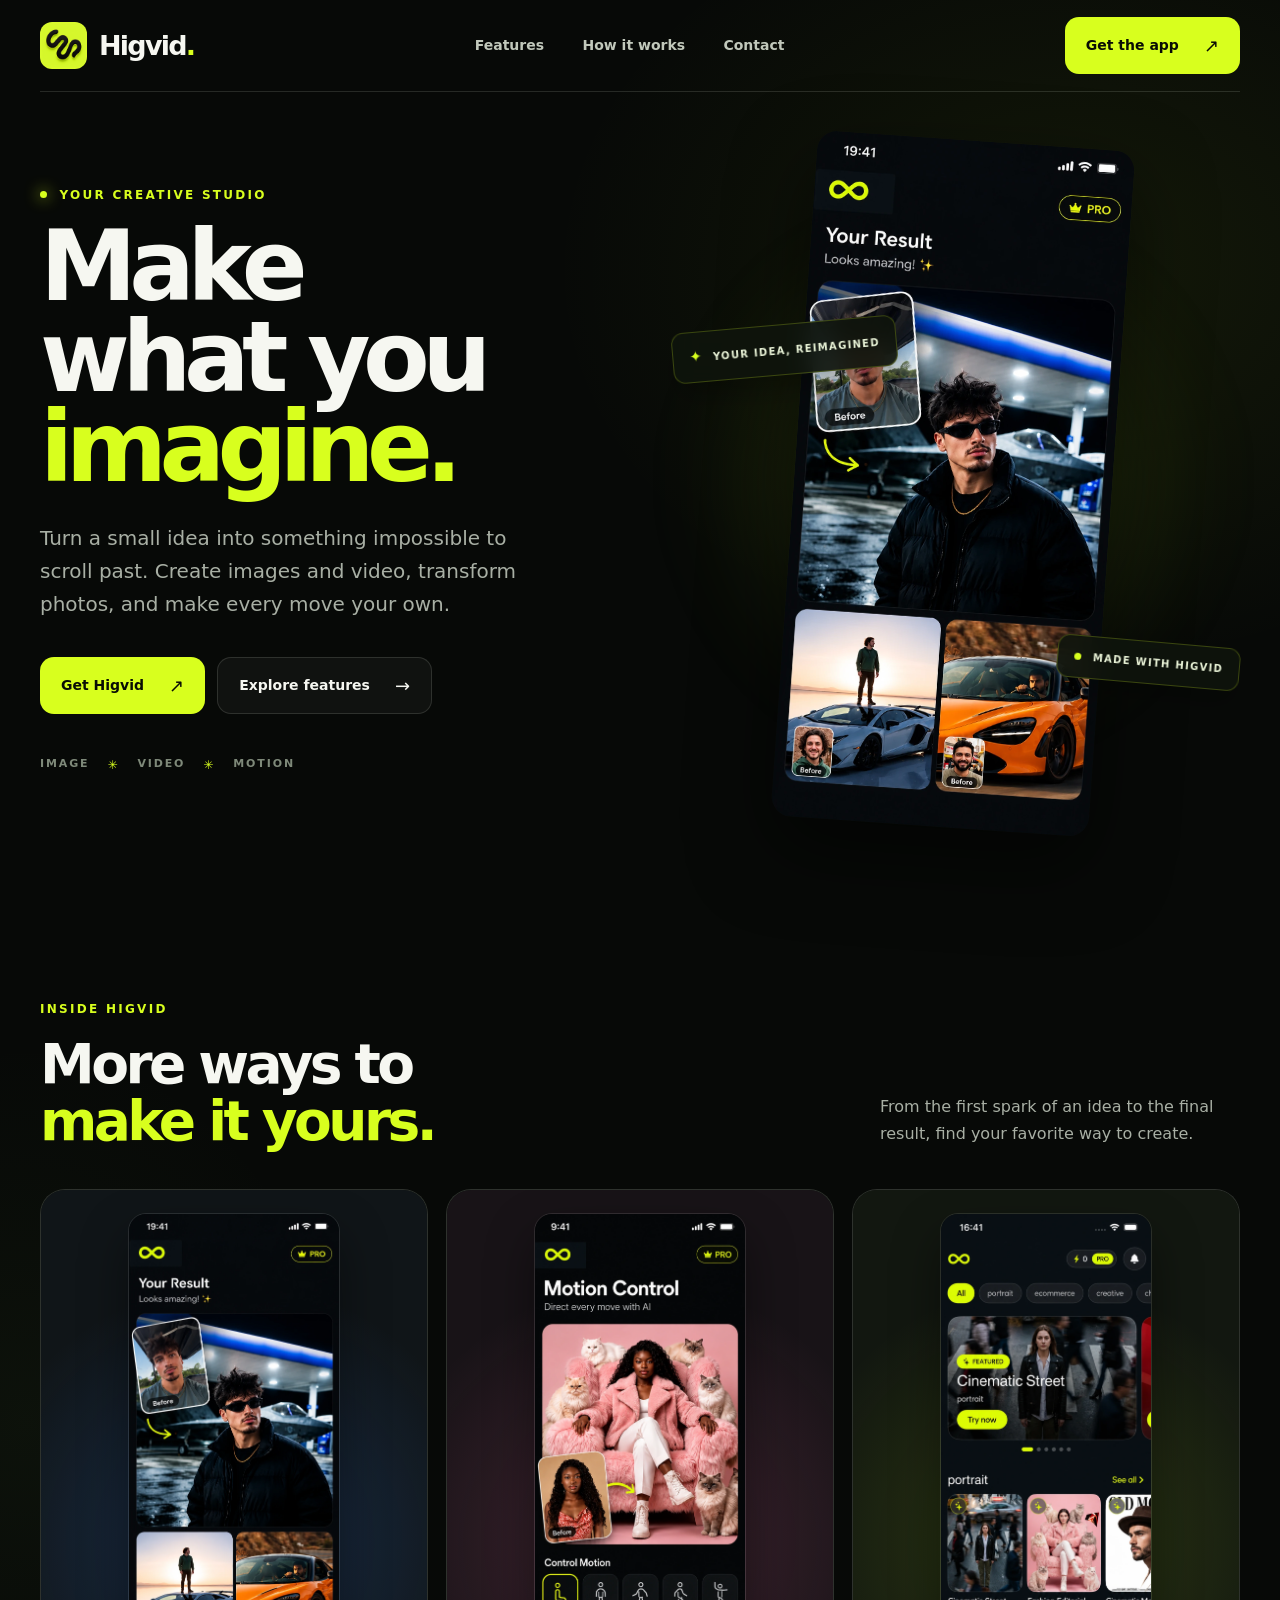
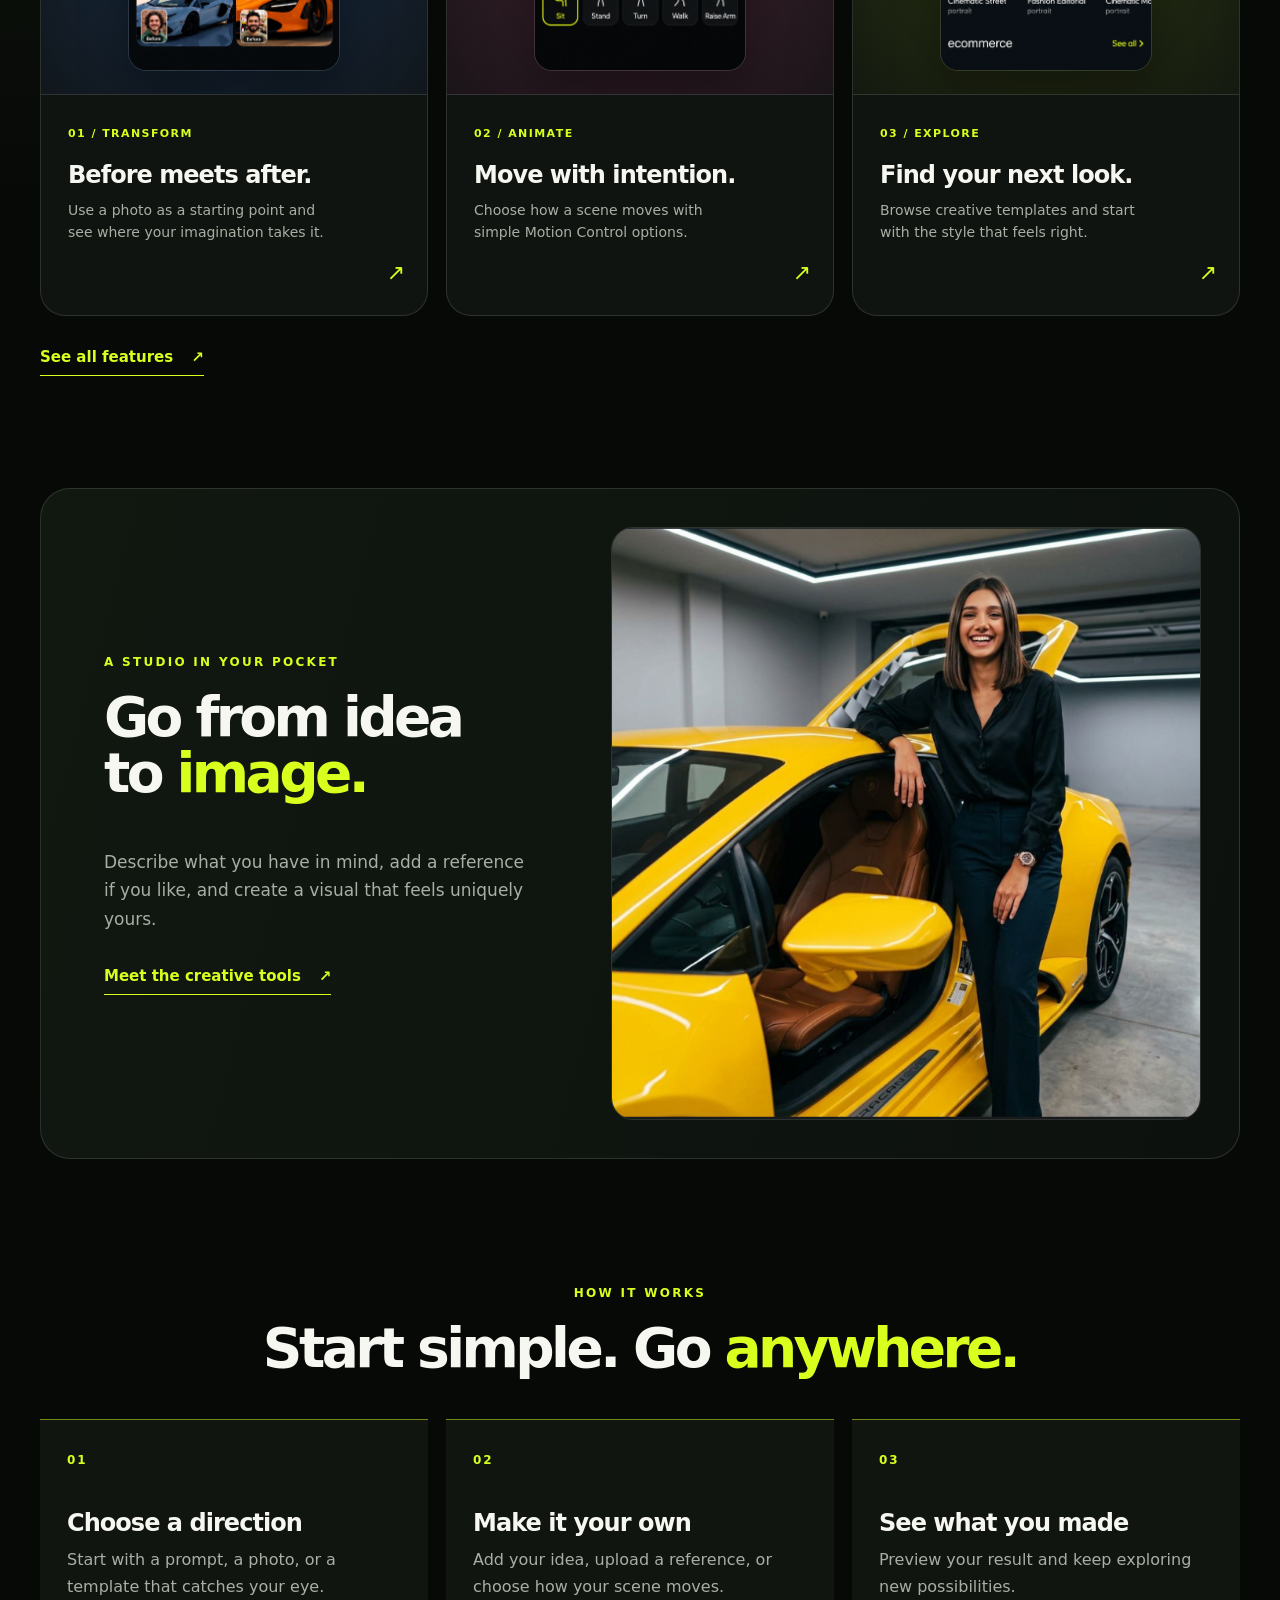
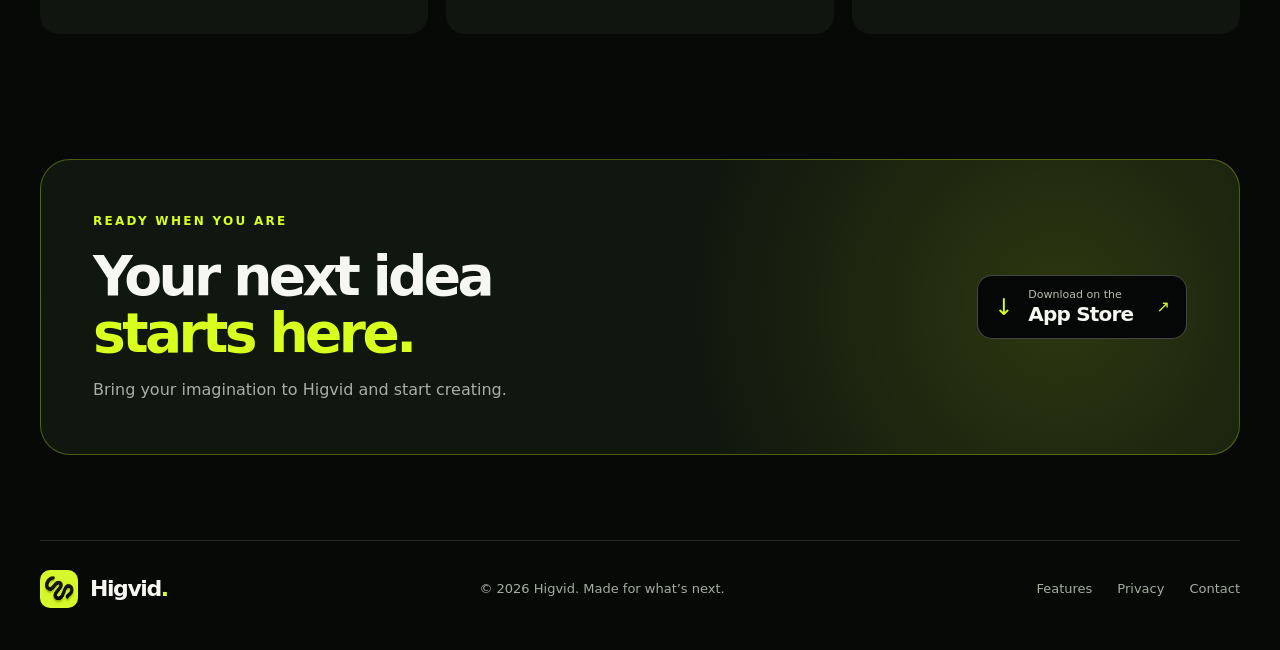
<file: index.html>
<!doctype html>
<html lang="en">
<head>
  <meta charset="utf-8" />
  <meta name="viewport" content="width=device-width, initial-scale=1" />
  <title>Higvid — Make what you imagine</title>
  <meta name="description" content="Create AI videos and images, transform photos, explore templates, and direct motion with Higvid." />
  <meta property="og:title" content="Higvid — Make what you imagine" />
  <meta property="og:description" content="Your creative studio for AI images, video, and motion." />
  <meta property="og:image" content="https://higvid.com/assets/app-icon.png" />
  <meta name="theme-color" content="#080a08" />
  <link rel="icon" type="image/png" href="assets/favicon.png" />
  <link rel="apple-touch-icon" href="assets/apple-touch-icon.png" />
  <link rel="stylesheet" href="styles.css?v=5" />
</head>
<body>
  <a class="skip-link" href="#main">Skip to content</a>
  <header class="site-header">
    <a class="brand" href="index.html" aria-label="Higvid home"><img src="assets/app-icon.png" alt="" /><span>Higvid<span class="brand-dot">.</span></span></a>
    <nav class="nav" aria-label="Main navigation">
      <a href="features.html">Features</a>
      <a href="#how">How it works</a>
      <a href="contact.html">Contact</a>
    </nav>
    <a class="header-cta" href="#download">Get the app <span aria-hidden="true">↗</span></a>
    <details class="mobile-menu"><summary>Menu <span aria-hidden="true">☰</span></summary><nav aria-label="Mobile navigation"><a href="index.html">Home</a><a href="features.html">Features</a><a href="index.html#how">How it works</a><a href="index.html#download">Get the app</a><a href="contact.html">Contact</a><a href="privacy.html">Privacy</a></nav></details>
  </header>

  <main id="main">
    <section class="hero" id="top">
      <div class="hero-copy">
        <p class="eyebrow"><span class="eyebrow-dot"></span> Your creative studio</p>
        <h1>Make what you <span>imagine.</span></h1>
        <p class="lead">Turn a small idea into something impossible to scroll past. Create images and video, transform photos, and make every move your own.</p>
        <div class="hero-actions"><a class="primary-btn" href="#download">Get Higvid <span aria-hidden="true">↗</span></a><a class="secondary-btn" href="features.html">Explore features <span aria-hidden="true">→</span></a></div>
        <p class="hero-note">IMAGE <span>✳</span> VIDEO <span>✳</span> MOTION</p>
      </div>
      <div class="hero-visual">
        <div class="hero-orbit" aria-hidden="true"></div>
        <img src="assets/feature-screen-before-after.webp" alt="Higvid screen showing a photo transformed into a new scene" width="853" height="1844" fetchpriority="high" />
        <div class="floating-label floating-label-top"><span>✦</span> YOUR IDEA, REIMAGINED</div>
        <div class="floating-label floating-label-bottom"><span class="status-dot"></span> MADE WITH HIGVID</div>
      </div>
    </section>

    <section class="features" id="features">
      <div class="section-heading section-heading-split">
        <div><p class="eyebrow">Inside Higvid</p><h2>More ways to <span>make it yours.</span></h2></div>
        <p>From the first spark of an idea to the final result, find your favorite way to create.</p>
      </div>
      <div class="feature-grid">
        <a class="feature-card" href="features.html#transform"><div class="feature-card-media feature-card-media-result"><img src="assets/feature-screen-before-after.webp" alt="Higvid before and after photo result" width="853" height="1844" loading="lazy" /></div><div class="feature-card-content"><span class="feature-number">01 / TRANSFORM</span><h3>Before meets after.</h3><p>Use a photo as a starting point and see where your imagination takes it.</p><span class="feature-arrow" aria-hidden="true">↗</span></div></a>
        <a class="feature-card" href="features.html#motion"><div class="feature-card-media feature-card-media-motion"><img src="assets/feature-screen-motion.webp" alt="Higvid Motion Control image preview" width="853" height="1844" loading="lazy" /></div><div class="feature-card-content"><span class="feature-number">02 / ANIMATE</span><h3>Move with intention.</h3><p>Choose how a scene moves with simple Motion Control options.</p><span class="feature-arrow" aria-hidden="true">↗</span></div></a>
        <a class="feature-card" href="features.html#templates"><div class="feature-card-media feature-card-media-templates"><img src="assets/feature-screen-templates.webp" alt="Higvid templates and portrait looks" width="853" height="1844" loading="lazy" /></div><div class="feature-card-content"><span class="feature-number">03 / EXPLORE</span><h3>Find your next look.</h3><p>Browse creative templates and start with the style that feels right.</p><span class="feature-arrow" aria-hidden="true">↗</span></div></a>
      </div>
      <a class="text-link" href="features.html">See all features <span aria-hidden="true">↗</span></a>
    </section>

    <section class="showcase">
      <div class="showcase-copy"><p class="eyebrow">A studio in your pocket</p><h2>Go from idea to <span>image.</span></h2><p>Describe what you have in mind, add a reference if you like, and create a visual that feels uniquely yours.</p><a class="text-link" href="features.html#more-tools">Meet the creative tools <span aria-hidden="true">↗</span></a></div>
      <div class="showcase-media"><img src="assets/image-result.png" alt="A generated image result displayed in the Higvid app" width="749" height="754" loading="lazy" /></div>
    </section>

    <section class="steps" id="how"><div class="section-heading"><p class="eyebrow">How it works</p><h2>Start simple. Go <span>anywhere.</span></h2></div><div class="step-grid"><div class="step"><span>01</span><h3>Choose a direction</h3><p>Start with a prompt, a photo, or a template that catches your eye.</p></div><div class="step"><span>02</span><h3>Make it your own</h3><p>Add your idea, upload a reference, or choose how your scene moves.</p></div><div class="step"><span>03</span><h3>See what you made</h3><p>Preview your result and keep exploring new possibilities.</p></div></div></section>

    <section class="download" id="download"><div><p class="eyebrow">Ready when you are</p><h2>Your next idea <span>starts here.</span></h2><p>Bring your imagination to Higvid and start creating.</p></div><a href="https://apps.apple.com/us/app/id1375267426" class="store-btn" aria-label="Download Higvid on the App Store"><span class="apple-symbol" aria-hidden="true">↓</span><span><small>Download on the</small><strong>App Store</strong></span><span aria-hidden="true">↗</span></a></section>
  </main>

  <footer class="footer"><a class="brand footer-brand" href="index.html" aria-label="Higvid home"><img src="assets/app-icon.png" alt="" /><span>Higvid<span class="brand-dot">.</span></span></a><p>© <span id="year"></span> Higvid. Made for what’s next.</p><nav aria-label="Footer navigation"><a href="features.html">Features</a><a href="privacy.html">Privacy</a><a href="contact.html">Contact</a></nav></footer>
  <script src="script.js"></script>
</body>
</html>
</file>
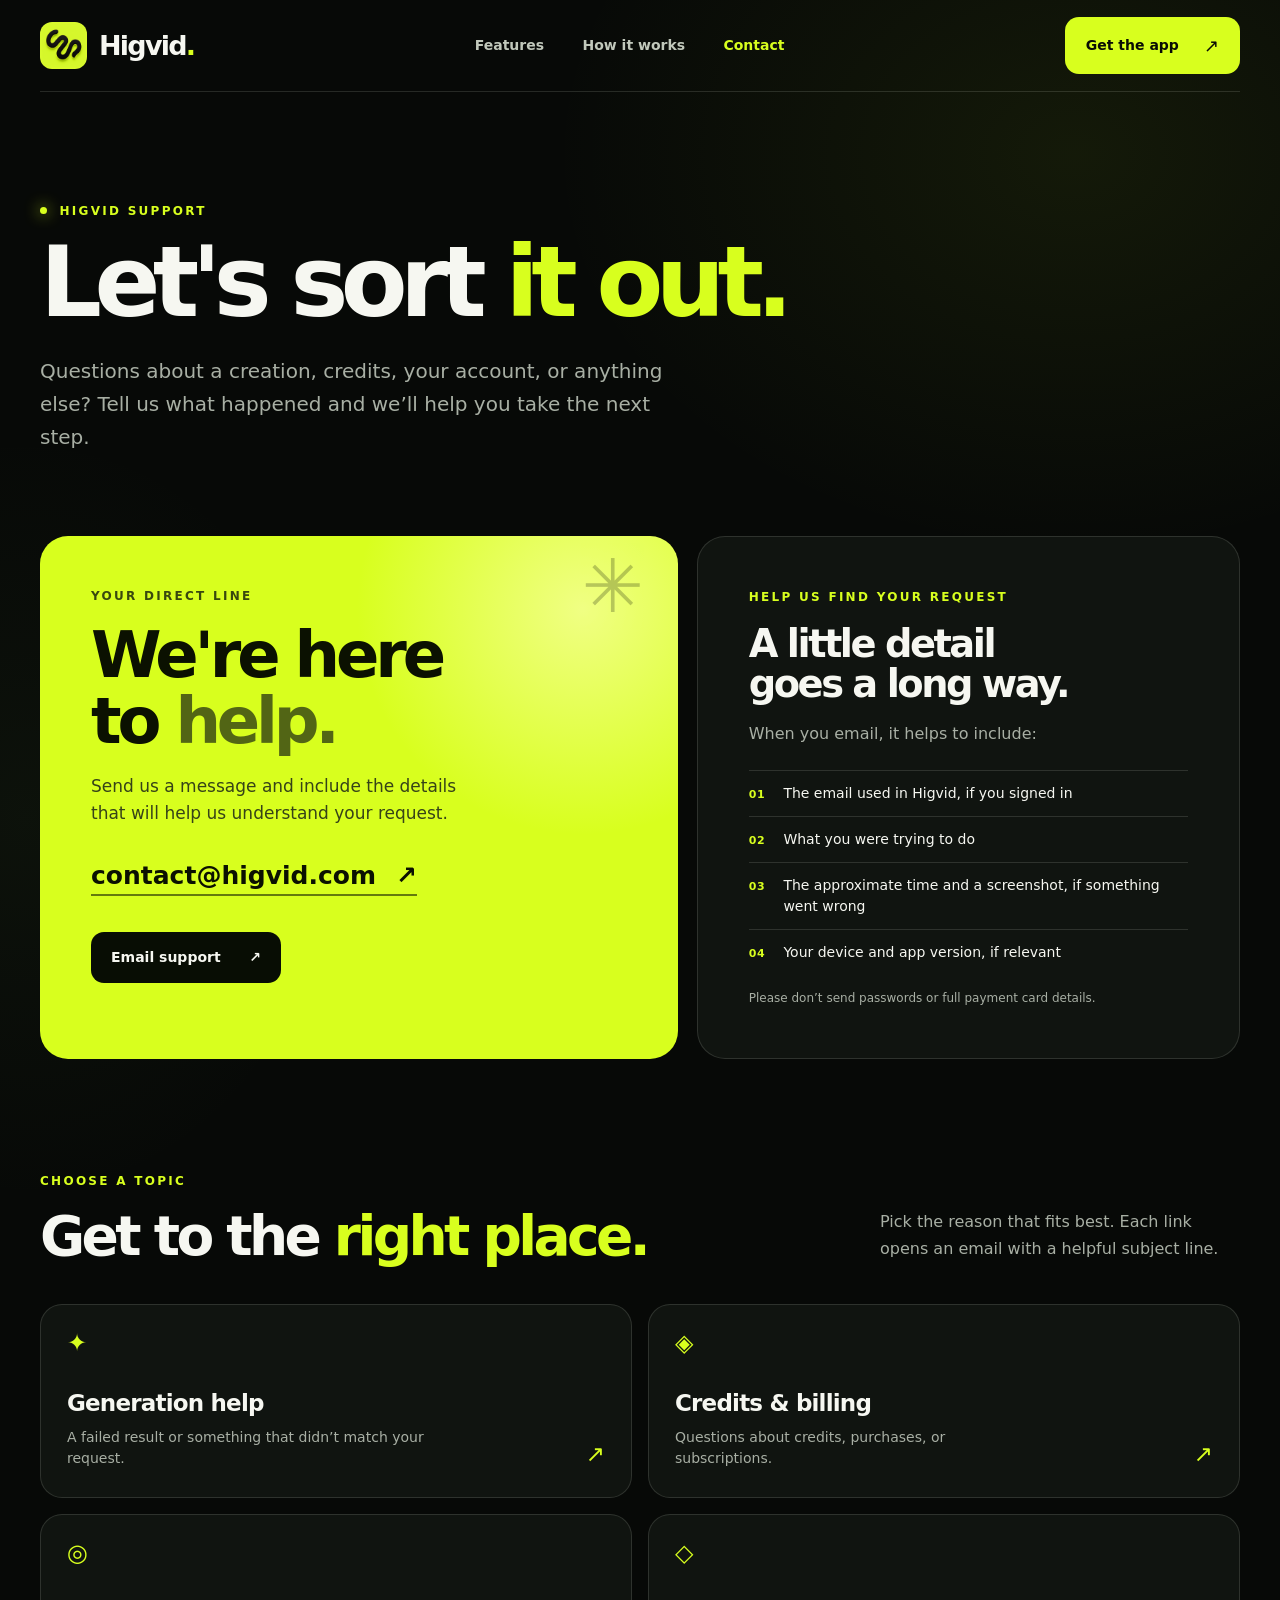
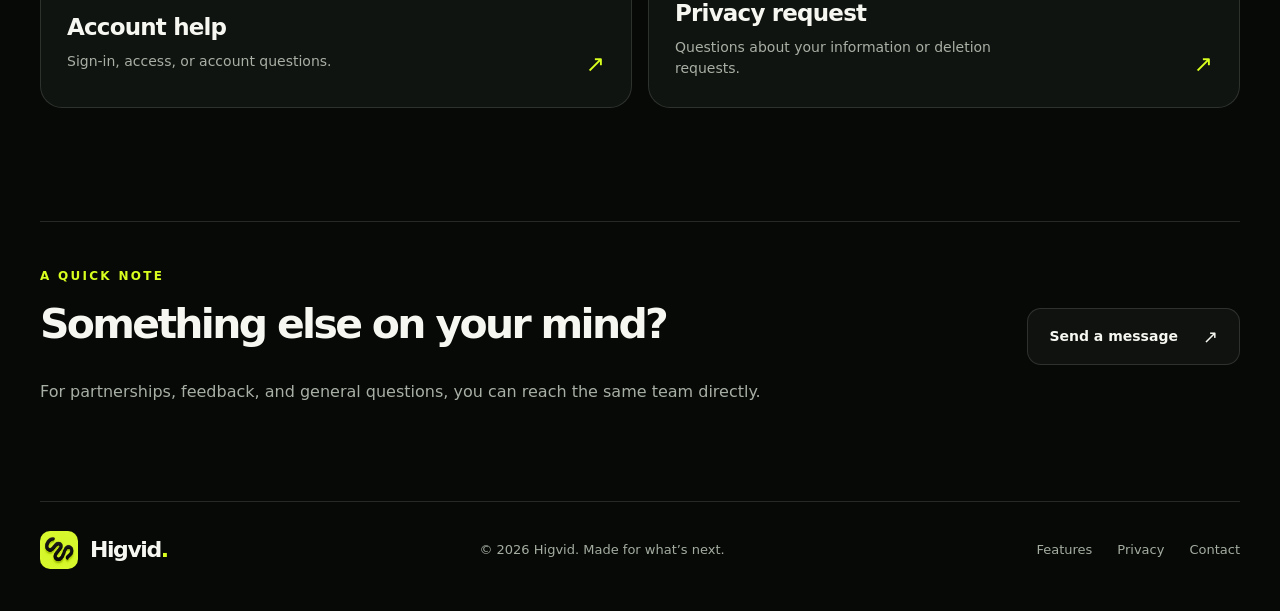
<file: contact.html>
<!doctype html>
<html lang="en">
<head>
  <meta charset="utf-8" />
  <meta name="viewport" content="width=device-width, initial-scale=1" />
  <title>Contact & Support — Higvid</title>
  <meta name="description" content="Contact Higvid for help with your account, generations, credits, subscriptions, or privacy requests." />
  <meta property="og:title" content="Contact Higvid Support" />
  <meta property="og:description" content="Questions about a creation, credits, or your account? We're here to help." />
  <meta property="og:image" content="https://higvid.com/assets/app-icon.png" />
  <meta name="theme-color" content="#080a08" />
  <link rel="icon" type="image/png" href="assets/favicon.png" />
  <link rel="apple-touch-icon" href="assets/apple-touch-icon.png" />
  <link rel="stylesheet" href="styles.css?v=5" />
</head>
<body>
  <a class="skip-link" href="#main">Skip to content</a>
  <header class="site-header">
    <a class="brand" href="index.html" aria-label="Higvid home"><img src="assets/app-icon.png" alt="" /><span>Higvid<span class="brand-dot">.</span></span></a>
    <nav class="nav" aria-label="Main navigation"><a href="features.html">Features</a><a href="index.html#how">How it works</a><a href="contact.html" aria-current="page">Contact</a></nav>
    <a class="header-cta" href="index.html#download">Get the app <span aria-hidden="true">↗</span></a>
    <details class="mobile-menu"><summary>Menu <span aria-hidden="true">☰</span></summary><nav aria-label="Mobile navigation"><a href="index.html">Home</a><a href="features.html">Features</a><a href="index.html#how">How it works</a><a href="index.html#download">Get the app</a><a href="contact.html" aria-current="page">Contact</a><a href="privacy.html">Privacy</a></nav></details>
  </header>

  <main id="main">
    <section class="page-intro contact-intro"><p class="eyebrow"><span class="eyebrow-dot"></span> Higvid support</p><h1>Let's sort <span>it out.</span></h1><p class="lead">Questions about a creation, credits, your account, or anything else? Tell us what happened and we’ll help you take the next step.</p></section>

    <section class="contact-layout" aria-label="Contact Higvid">
      <div class="support-panel"><span class="support-mark" aria-hidden="true">✳</span><p class="eyebrow dark-eyebrow">Your direct line</p><h2>We're here to <span>help.</span></h2><p>Send us a message and include the details that will help us understand your request.</p><a class="support-email" href="mailto:contact@higvid.com?subject=Higvid%20Support%20Request">contact@higvid.com <span aria-hidden="true">↗</span></a><a class="dark-button" href="mailto:contact@higvid.com?subject=Higvid%20Support%20Request">Email support <span aria-hidden="true">↗</span></a></div>
      <div class="support-checklist"><p class="eyebrow">Help us find your request</p><h2>A little detail goes a long way.</h2><p>When you email, it helps to include:</p><ul><li><span>01</span> The email used in Higvid, if you signed in</li><li><span>02</span> What you were trying to do</li><li><span>03</span> The approximate time and a screenshot, if something went wrong</li><li><span>04</span> Your device and app version, if relevant</li></ul><p class="checklist-note">Please don’t send passwords or full payment card details.</p></div>
    </section>

    <section class="contact-topics"><div class="section-heading section-heading-split"><div><p class="eyebrow">Choose a topic</p><h2>Get to the <span>right place.</span></h2></div><p>Pick the reason that fits best. Each link opens an email with a helpful subject line.</p></div><div class="topic-grid">
      <a class="topic-card" href="mailto:contact@higvid.com?subject=Higvid%20Generation%20Help"><span class="topic-icon" aria-hidden="true">✦</span><span class="topic-title">Generation help</span><span class="topic-description">A failed result or something that didn’t match your request.</span><span class="topic-arrow" aria-hidden="true">↗</span></a>
      <a class="topic-card" href="mailto:contact@higvid.com?subject=Higvid%20Credits%20and%20Billing"><span class="topic-icon" aria-hidden="true">◈</span><span class="topic-title">Credits & billing</span><span class="topic-description">Questions about credits, purchases, or subscriptions.</span><span class="topic-arrow" aria-hidden="true">↗</span></a>
      <a class="topic-card" href="mailto:contact@higvid.com?subject=Higvid%20Account%20Help"><span class="topic-icon" aria-hidden="true">◎</span><span class="topic-title">Account help</span><span class="topic-description">Sign-in, access, or account questions.</span><span class="topic-arrow" aria-hidden="true">↗</span></a>
      <a class="topic-card" href="mailto:contact@higvid.com?subject=Higvid%20Privacy%20Request"><span class="topic-icon" aria-hidden="true">◇</span><span class="topic-title">Privacy request</span><span class="topic-description">Questions about your information or deletion requests.</span><span class="topic-arrow" aria-hidden="true">↗</span></a>
    </div></section>

    <section class="contact-bottom"><div><p class="eyebrow">A quick note</p><h2>Something else on your mind?</h2><p>For partnerships, feedback, and general questions, you can reach the same team directly.</p></div><a class="secondary-btn" href="mailto:contact@higvid.com?subject=Higvid%20General%20Question">Send a message <span aria-hidden="true">↗</span></a></section>
  </main>
  <footer class="footer"><a class="brand footer-brand" href="index.html" aria-label="Higvid home"><img src="assets/app-icon.png" alt="" /><span>Higvid<span class="brand-dot">.</span></span></a><p>© <span id="year"></span> Higvid. Made for what’s next.</p><nav aria-label="Footer navigation"><a href="features.html">Features</a><a href="privacy.html">Privacy</a><a href="contact.html">Contact</a></nav></footer>
  <script src="script.js"></script>
</body>
</html>
</file>
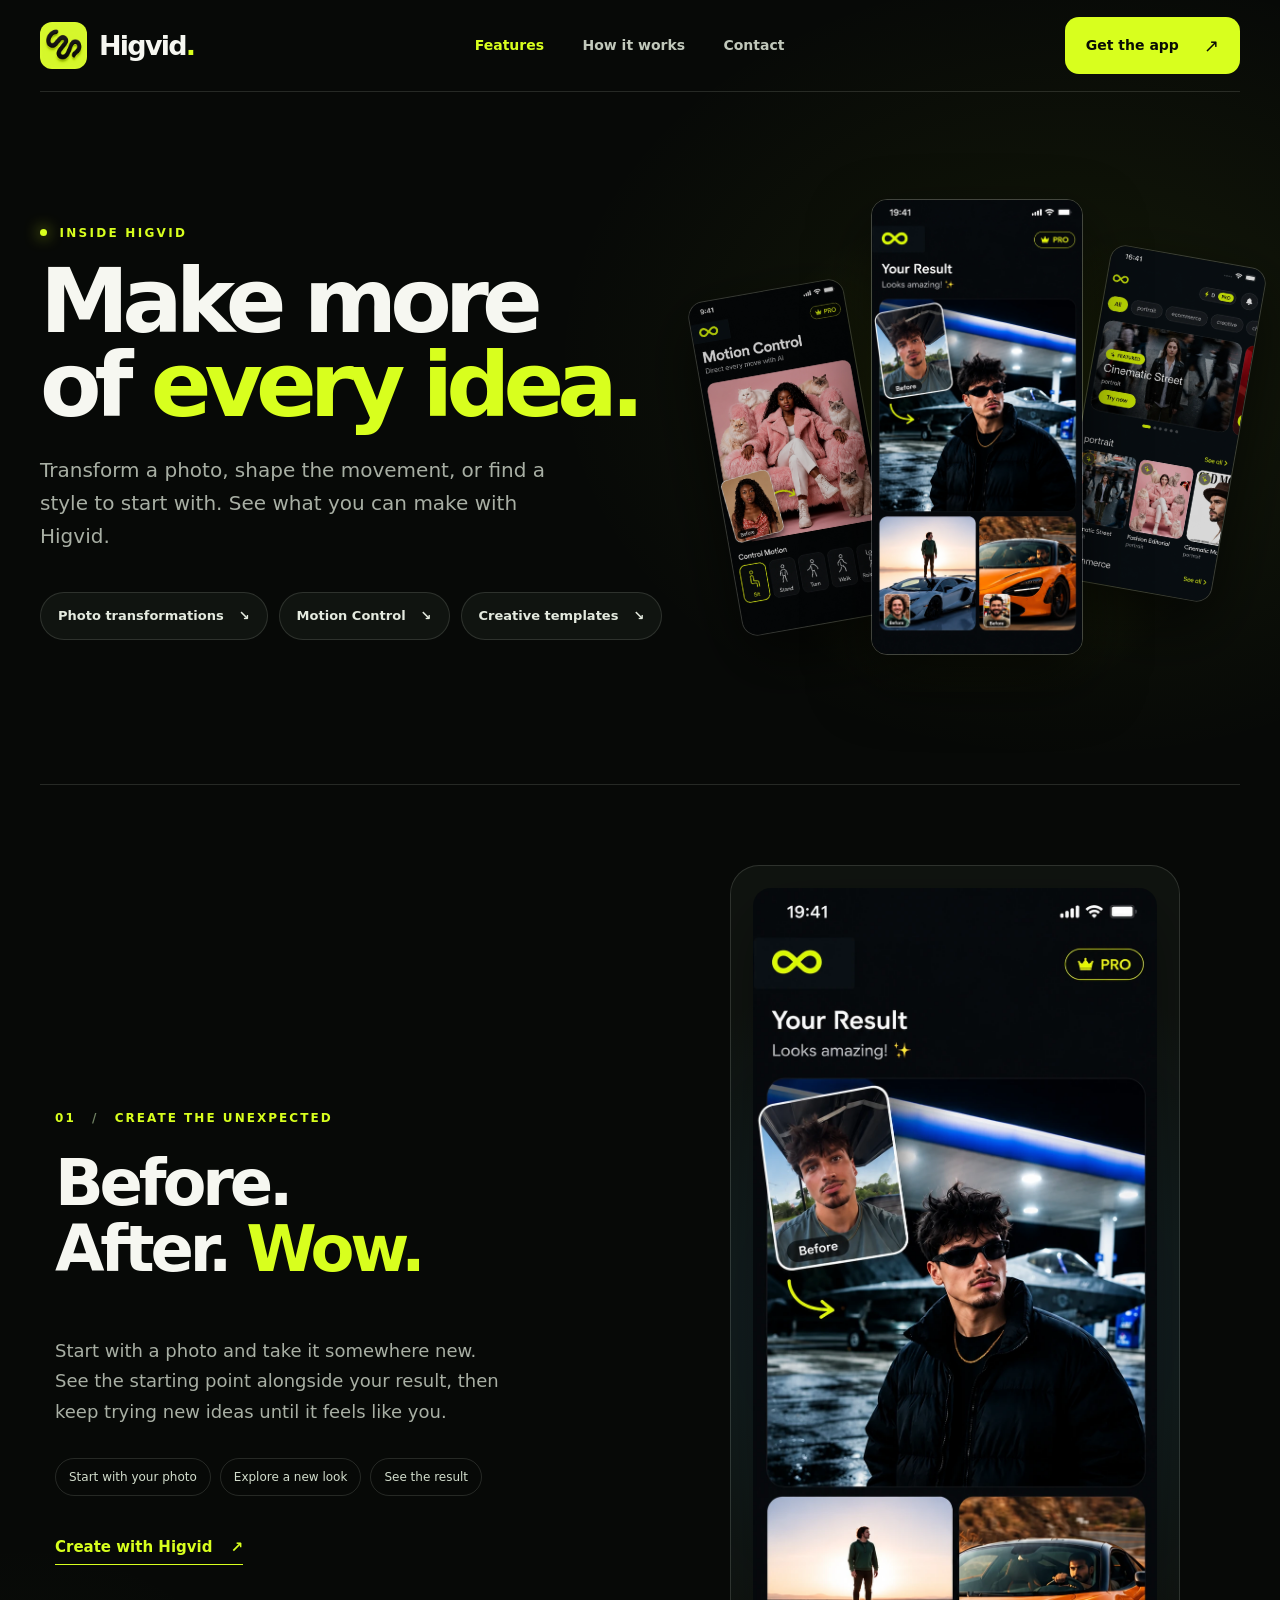
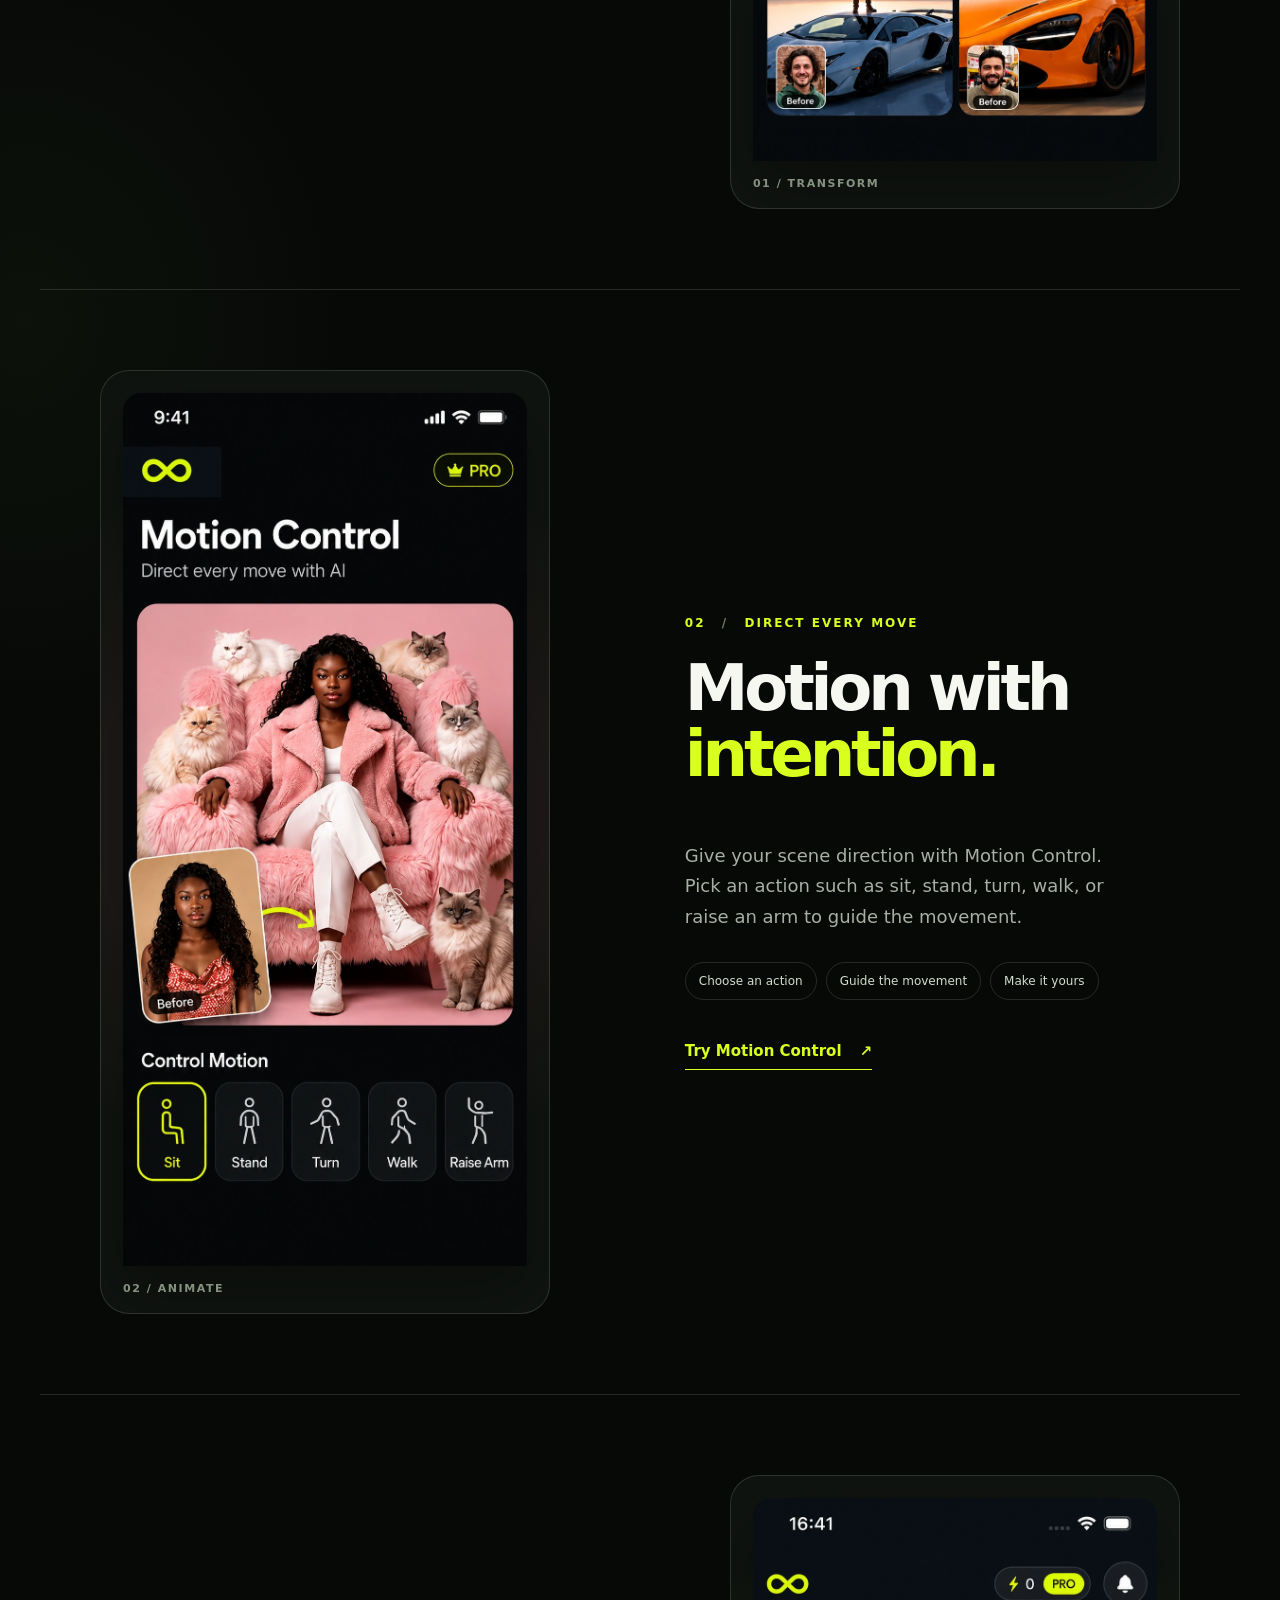
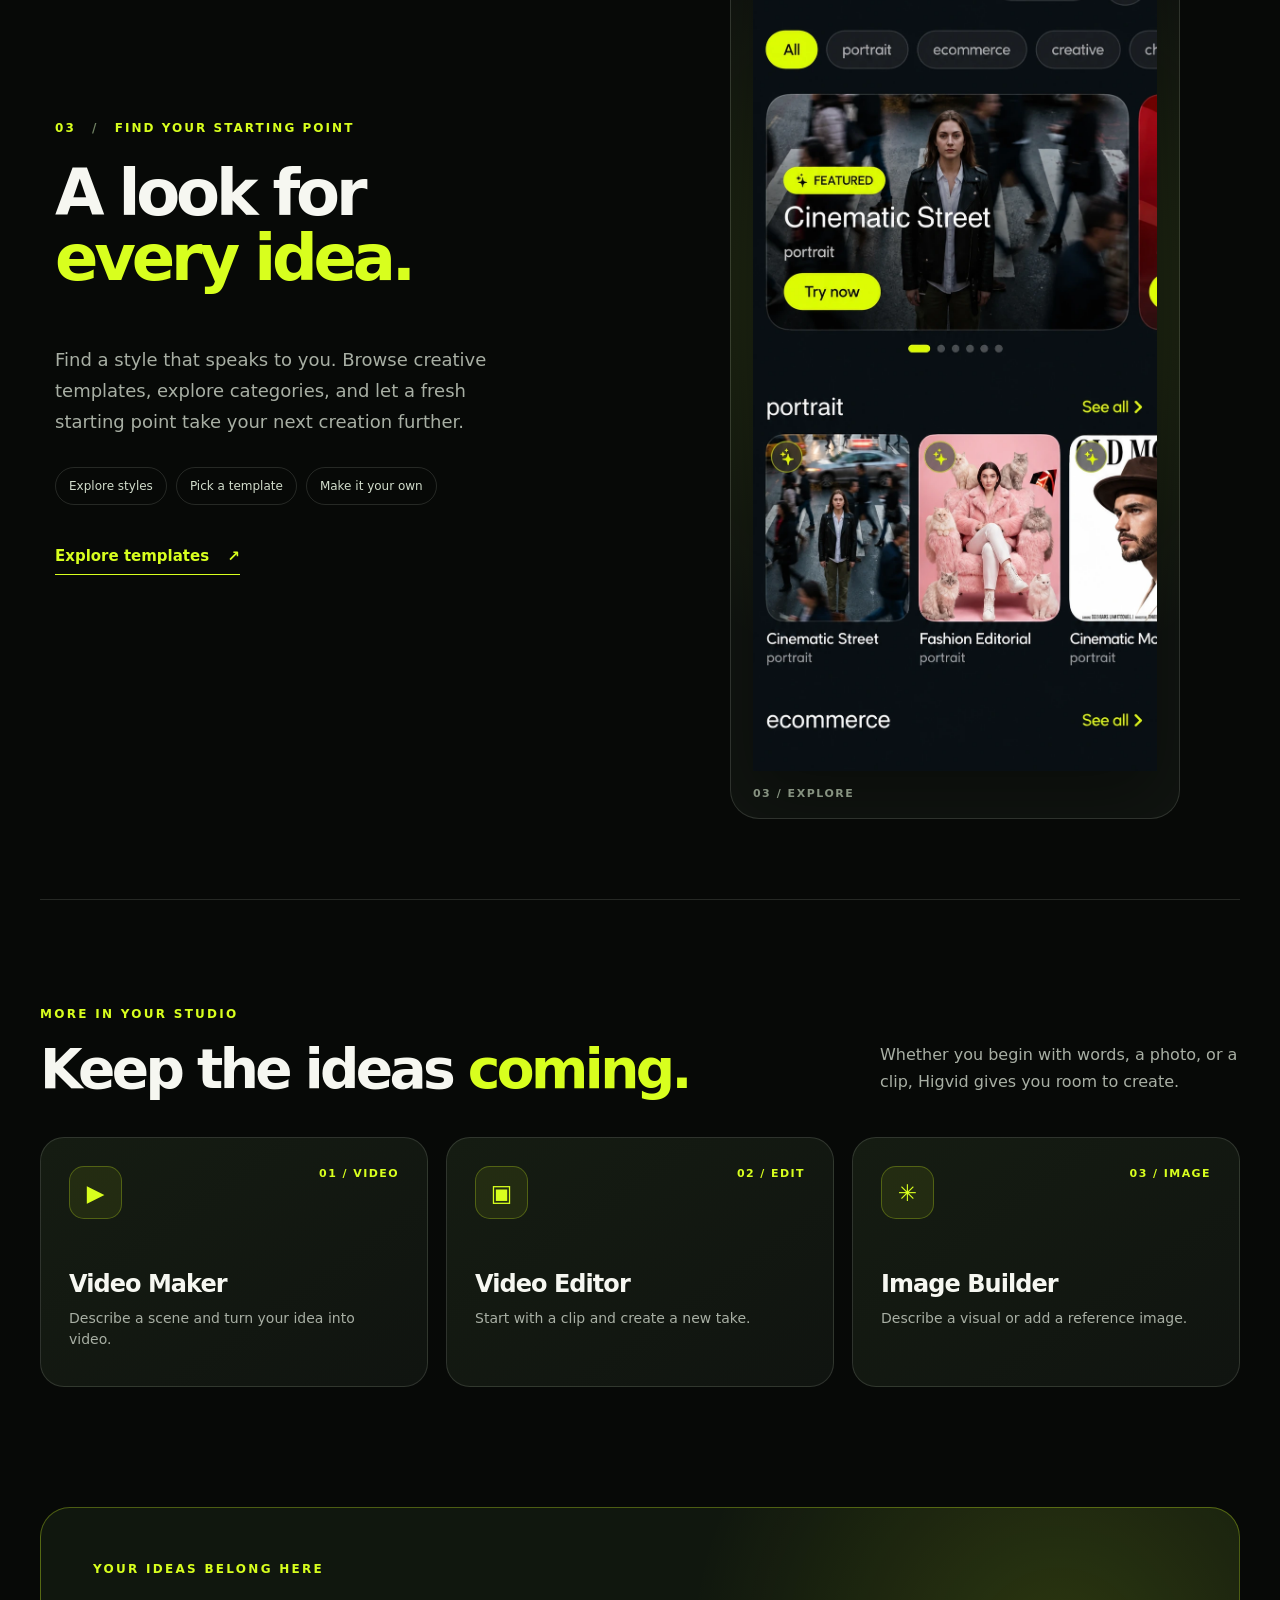
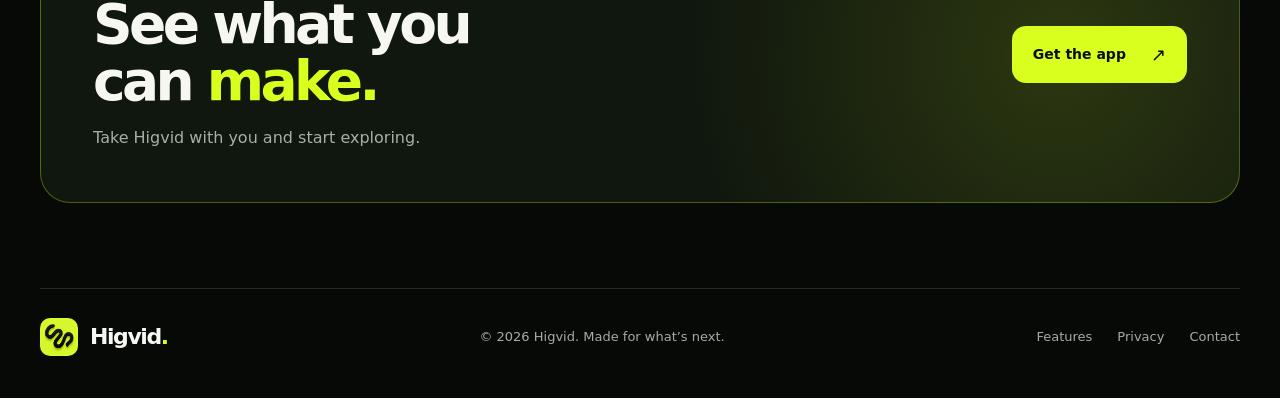
<file: features.html>
<!doctype html>
<html lang="en">
<head>
  <meta charset="utf-8" />
  <meta name="viewport" content="width=device-width, initial-scale=1" />
  <title>Features — Higvid creative studio</title>
  <meta name="description" content="Explore Higvid's photo transformations, Motion Control, creative templates, AI video maker, video editor, and image builder." />
  <meta property="og:title" content="Explore the creative tools in Higvid" />
  <meta property="og:description" content="Transform a photo, choose the motion, or start with a template." />
  <meta property="og:image" content="https://higvid.com/assets/app-icon.png" />
  <meta name="theme-color" content="#080a08" />
  <link rel="icon" type="image/png" href="assets/favicon.png" />
  <link rel="apple-touch-icon" href="assets/apple-touch-icon.png" />
  <link rel="stylesheet" href="styles.css?v=5" />
</head>
<body>
  <a class="skip-link" href="#main">Skip to content</a>
  <header class="site-header">
    <a class="brand" href="index.html" aria-label="Higvid home"><img src="assets/app-icon.png" alt="" /><span>Higvid<span class="brand-dot">.</span></span></a>
    <nav class="nav" aria-label="Main navigation"><a href="features.html" aria-current="page">Features</a><a href="index.html#how">How it works</a><a href="contact.html">Contact</a></nav>
    <a class="header-cta" href="index.html#download">Get the app <span aria-hidden="true">↗</span></a>
    <details class="mobile-menu"><summary>Menu <span aria-hidden="true">☰</span></summary><nav aria-label="Mobile navigation"><a href="index.html">Home</a><a href="features.html" aria-current="page">Features</a><a href="index.html#how">How it works</a><a href="index.html#download">Get the app</a><a href="contact.html">Contact</a><a href="privacy.html">Privacy</a></nav></details>
  </header>

  <main id="main">
    <section class="page-intro feature-intro">
      <div class="feature-intro-copy">
        <p class="eyebrow"><span class="eyebrow-dot"></span> Inside Higvid</p>
        <h1>Make more of <span>every idea.</span></h1>
        <p class="lead">Transform a photo, shape the movement, or find a style to start with. See what you can make with Higvid.</p>
        <nav class="jump-links" aria-label="Explore features"><a href="#transform">Photo transformations <span aria-hidden="true">↘</span></a><a href="#motion">Motion Control <span aria-hidden="true">↘</span></a><a href="#templates">Creative templates <span aria-hidden="true">↘</span></a></nav>
      </div>
      <div class="feature-intro-visual" aria-hidden="true">
        <img class="intro-shot intro-shot-left" src="assets/feature-screen-motion.webp" width="853" height="1844" alt="" />
        <img class="intro-shot intro-shot-right" src="assets/feature-screen-templates.webp" width="853" height="1844" alt="" />
        <img class="intro-shot intro-shot-front" src="assets/feature-screen-before-after.webp" width="853" height="1844" alt="" />
      </div>
    </section>

    <section class="feature-story" id="transform">
      <div class="story-copy"><p class="feature-index">01 <span>/</span> CREATE THE UNEXPECTED</p><h2>Before. After. <span>Wow.</span></h2><p>Start with a photo and take it somewhere new. See the starting point alongside your result, then keep trying new ideas until it feels like you.</p><div class="story-details"><span>Start with your photo</span><span>Explore a new look</span><span>See the result</span></div><a class="text-link" href="index.html#download">Create with Higvid <span aria-hidden="true">↗</span></a></div>
      <div class="story-media story-media-blue"><img src="assets/feature-screen-before-after.webp" width="853" height="1844" alt="Higvid result screen comparing an original portrait with a transformed portrait" loading="lazy" /><span class="media-caption">01 / TRANSFORM</span></div>
    </section>

    <section class="feature-story reverse" id="motion">
      <div class="story-copy"><p class="feature-index">02 <span>/</span> DIRECT EVERY MOVE</p><h2>Motion with <span>intention.</span></h2><p>Give your scene direction with Motion Control. Pick an action such as sit, stand, turn, walk, or raise an arm to guide the movement.</p><div class="story-details"><span>Choose an action</span><span>Guide the movement</span><span>Make it yours</span></div><a class="text-link" href="index.html#download">Try Motion Control <span aria-hidden="true">↗</span></a></div>
      <div class="story-media story-media-pink"><img src="assets/feature-screen-motion.webp" width="853" height="1844" alt="Higvid Motion Control screen with an image preview and movement choices" loading="lazy" /><span class="media-caption">02 / ANIMATE</span></div>
    </section>

    <section class="feature-story" id="templates">
      <div class="story-copy"><p class="feature-index">03 <span>/</span> FIND YOUR STARTING POINT</p><h2>A look for <span>every idea.</span></h2><p>Find a style that speaks to you. Browse creative templates, explore categories, and let a fresh starting point take your next creation further.</p><div class="story-details"><span>Explore styles</span><span>Pick a template</span><span>Make it your own</span></div><a class="text-link" href="index.html#download">Explore templates <span aria-hidden="true">↗</span></a></div>
      <div class="story-media story-media-lime"><img src="assets/feature-screen-templates.webp" width="853" height="1844" alt="Higvid templates screen showing portrait and ecommerce looks" loading="lazy" /><span class="media-caption">03 / EXPLORE</span></div>
    </section>

    <section class="more-tools" id="more-tools">
      <div class="section-heading section-heading-split"><div><p class="eyebrow">More in your studio</p><h2>Keep the ideas <span>coming.</span></h2></div><p>Whether you begin with words, a photo, or a clip, Higvid gives you room to create.</p></div>
      <div class="tool-grid">
        <article class="tool-card"><div class="tool-heading"><span class="tool-symbol" aria-hidden="true">▶</span><span class="feature-number">01 / VIDEO</span></div><h3>Video Maker</h3><p>Describe a scene and turn your idea into video.</p></article>
        <article class="tool-card"><div class="tool-heading"><span class="tool-symbol" aria-hidden="true">▣</span><span class="feature-number">02 / EDIT</span></div><h3>Video Editor</h3><p>Start with a clip and create a new take.</p></article>
        <article class="tool-card"><div class="tool-heading"><span class="tool-symbol" aria-hidden="true">✳</span><span class="feature-number">03 / IMAGE</span></div><h3>Image Builder</h3><p>Describe a visual or add a reference image.</p></article>
      </div>
    </section>

    <section class="download compact-cta"><div><p class="eyebrow">Your ideas belong here</p><h2>See what you can <span>make.</span></h2><p>Take Higvid with you and start exploring.</p></div><a class="primary-btn" href="index.html#download">Get the app <span aria-hidden="true">↗</span></a></section>
  </main>
  <footer class="footer"><a class="brand footer-brand" href="index.html" aria-label="Higvid home"><img src="assets/app-icon.png" alt="" /><span>Higvid<span class="brand-dot">.</span></span></a><p>© <span id="year"></span> Higvid. Made for what’s next.</p><nav aria-label="Footer navigation"><a href="features.html">Features</a><a href="privacy.html">Privacy</a><a href="contact.html">Contact</a></nav></footer>
  <script src="script.js"></script>
</body>
</html>
</file>
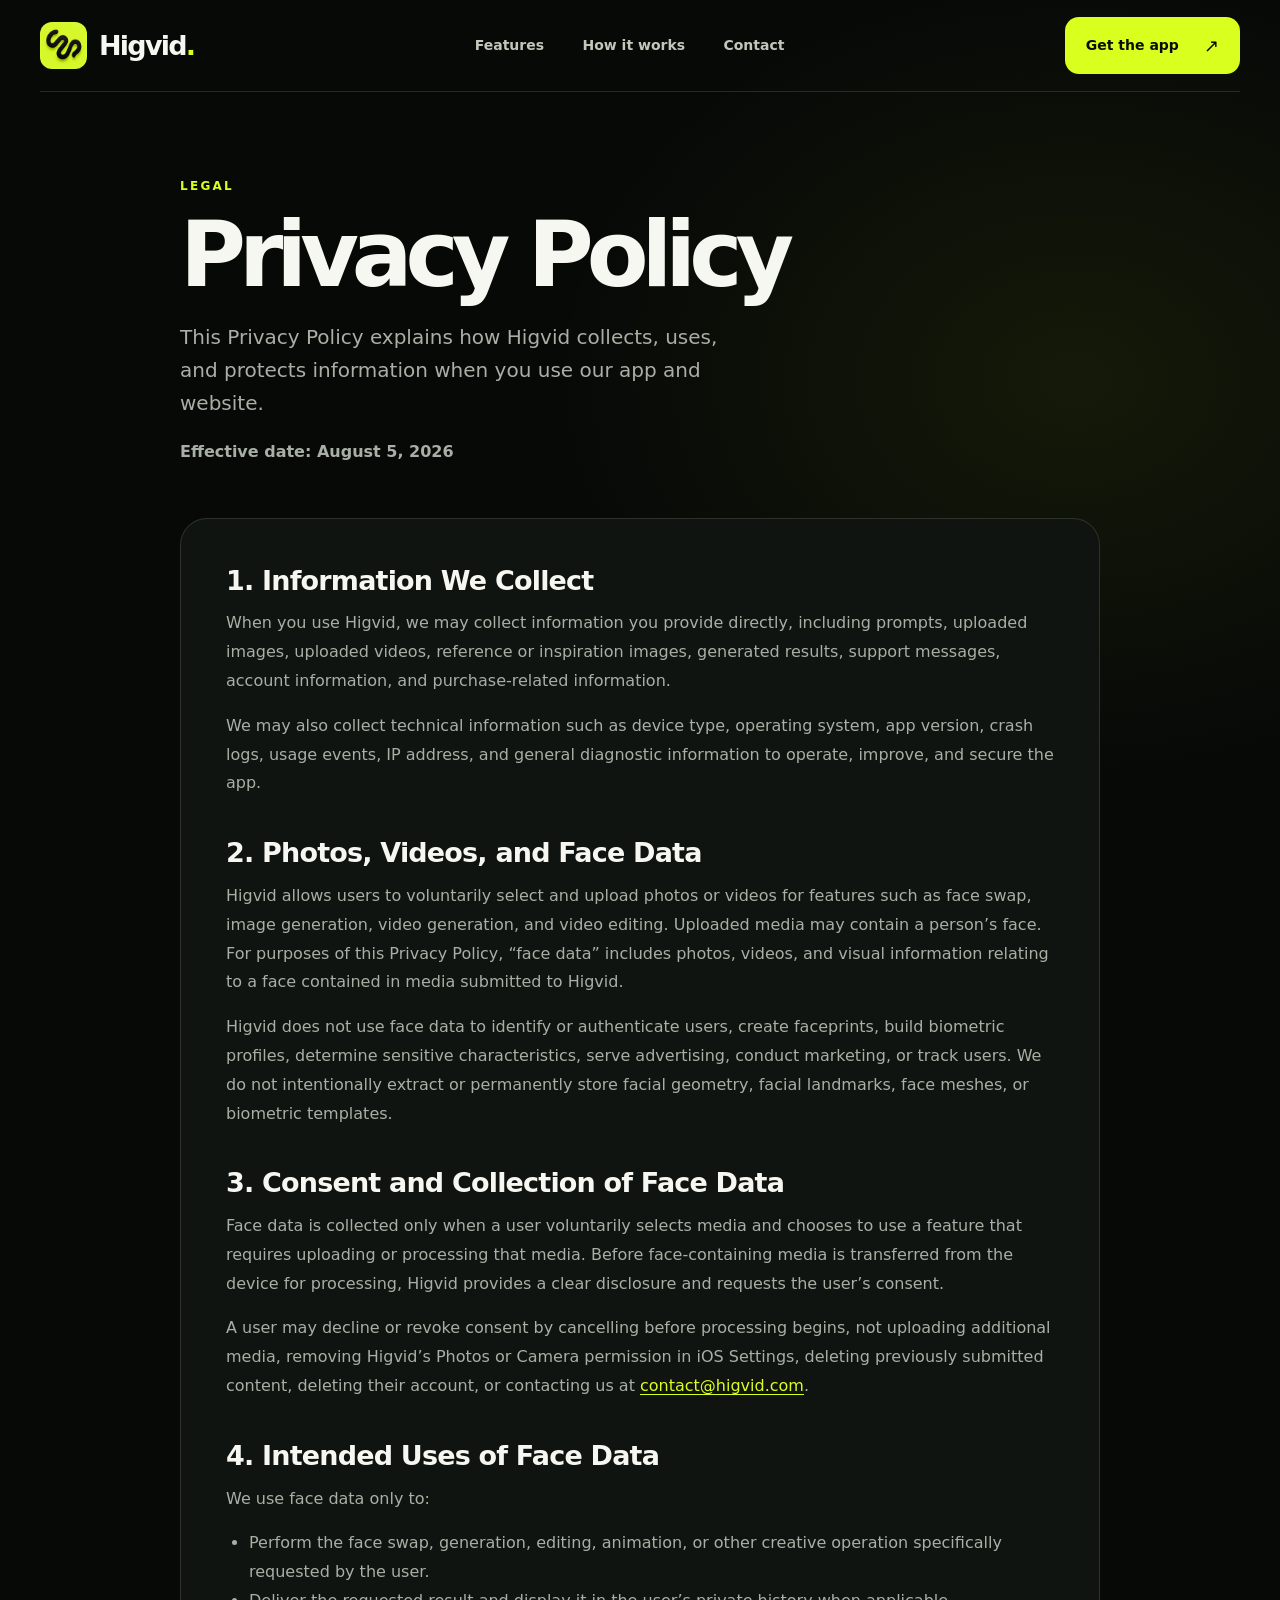
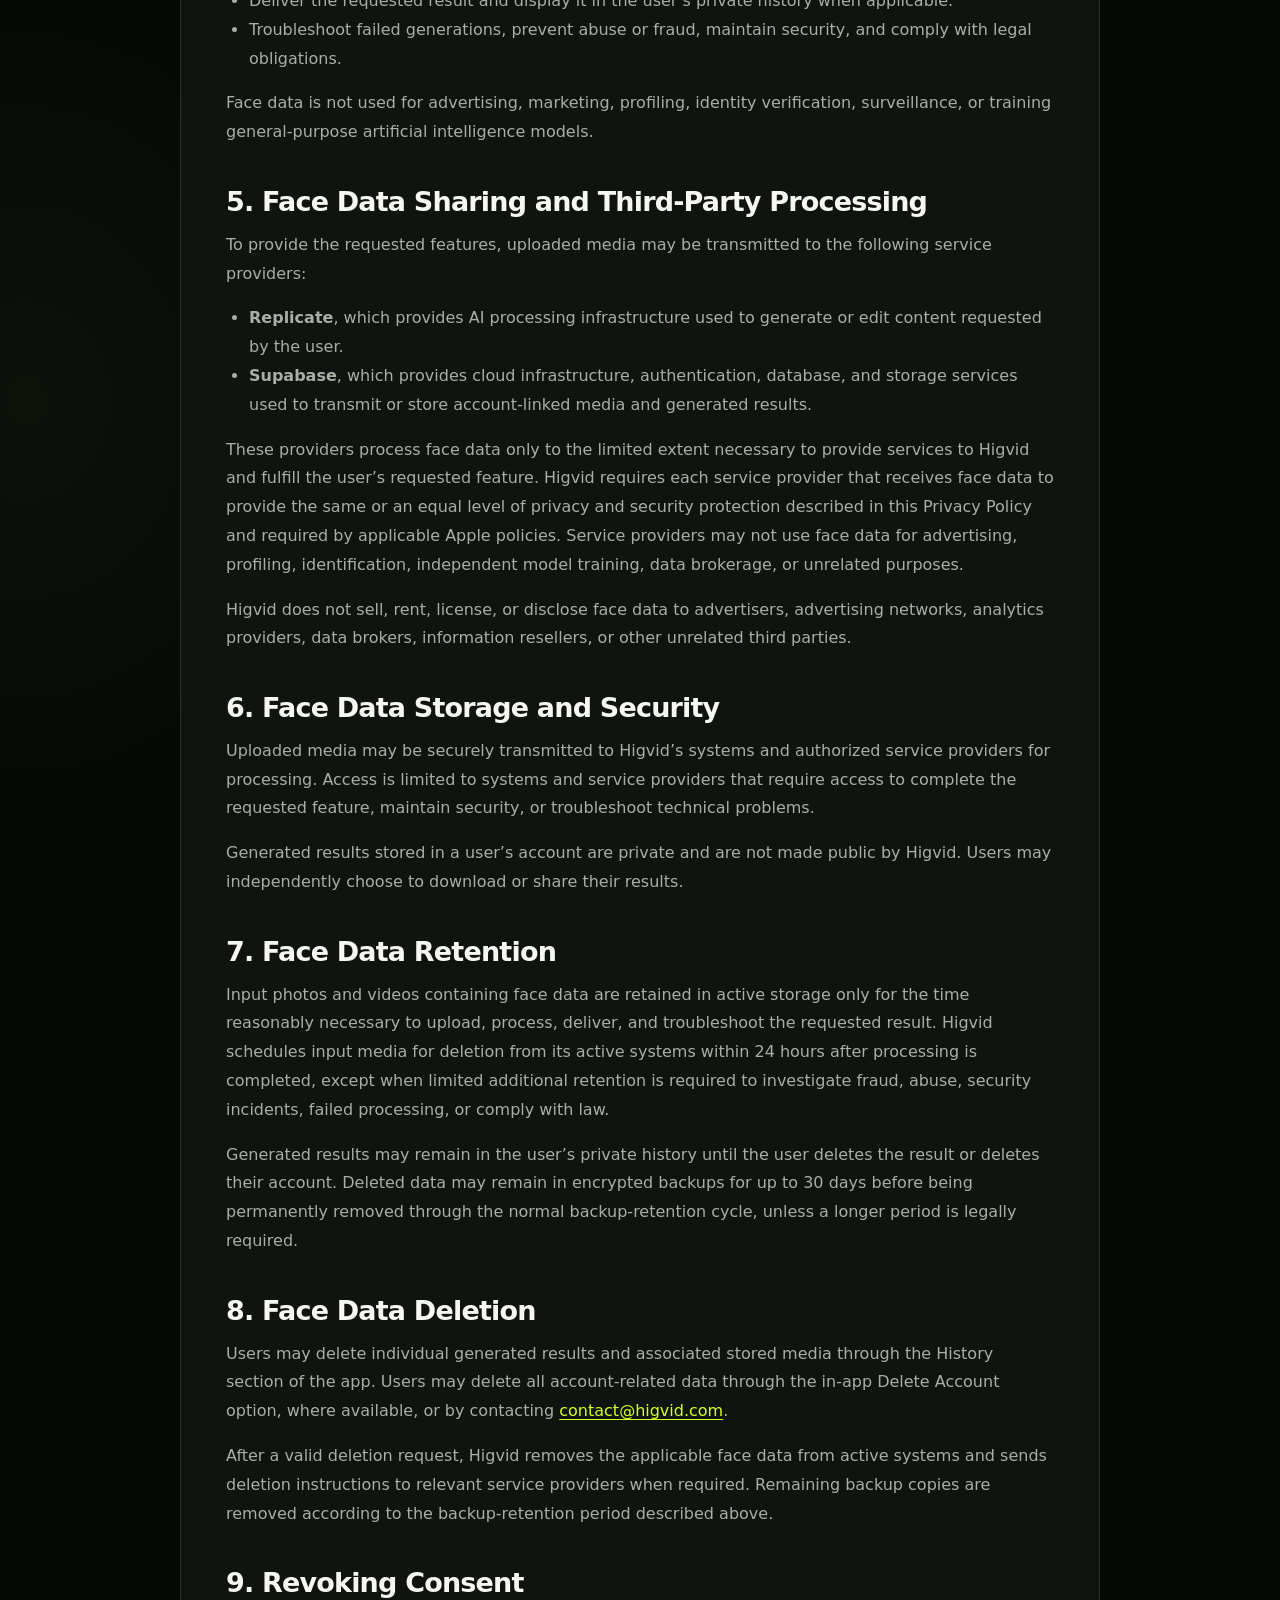
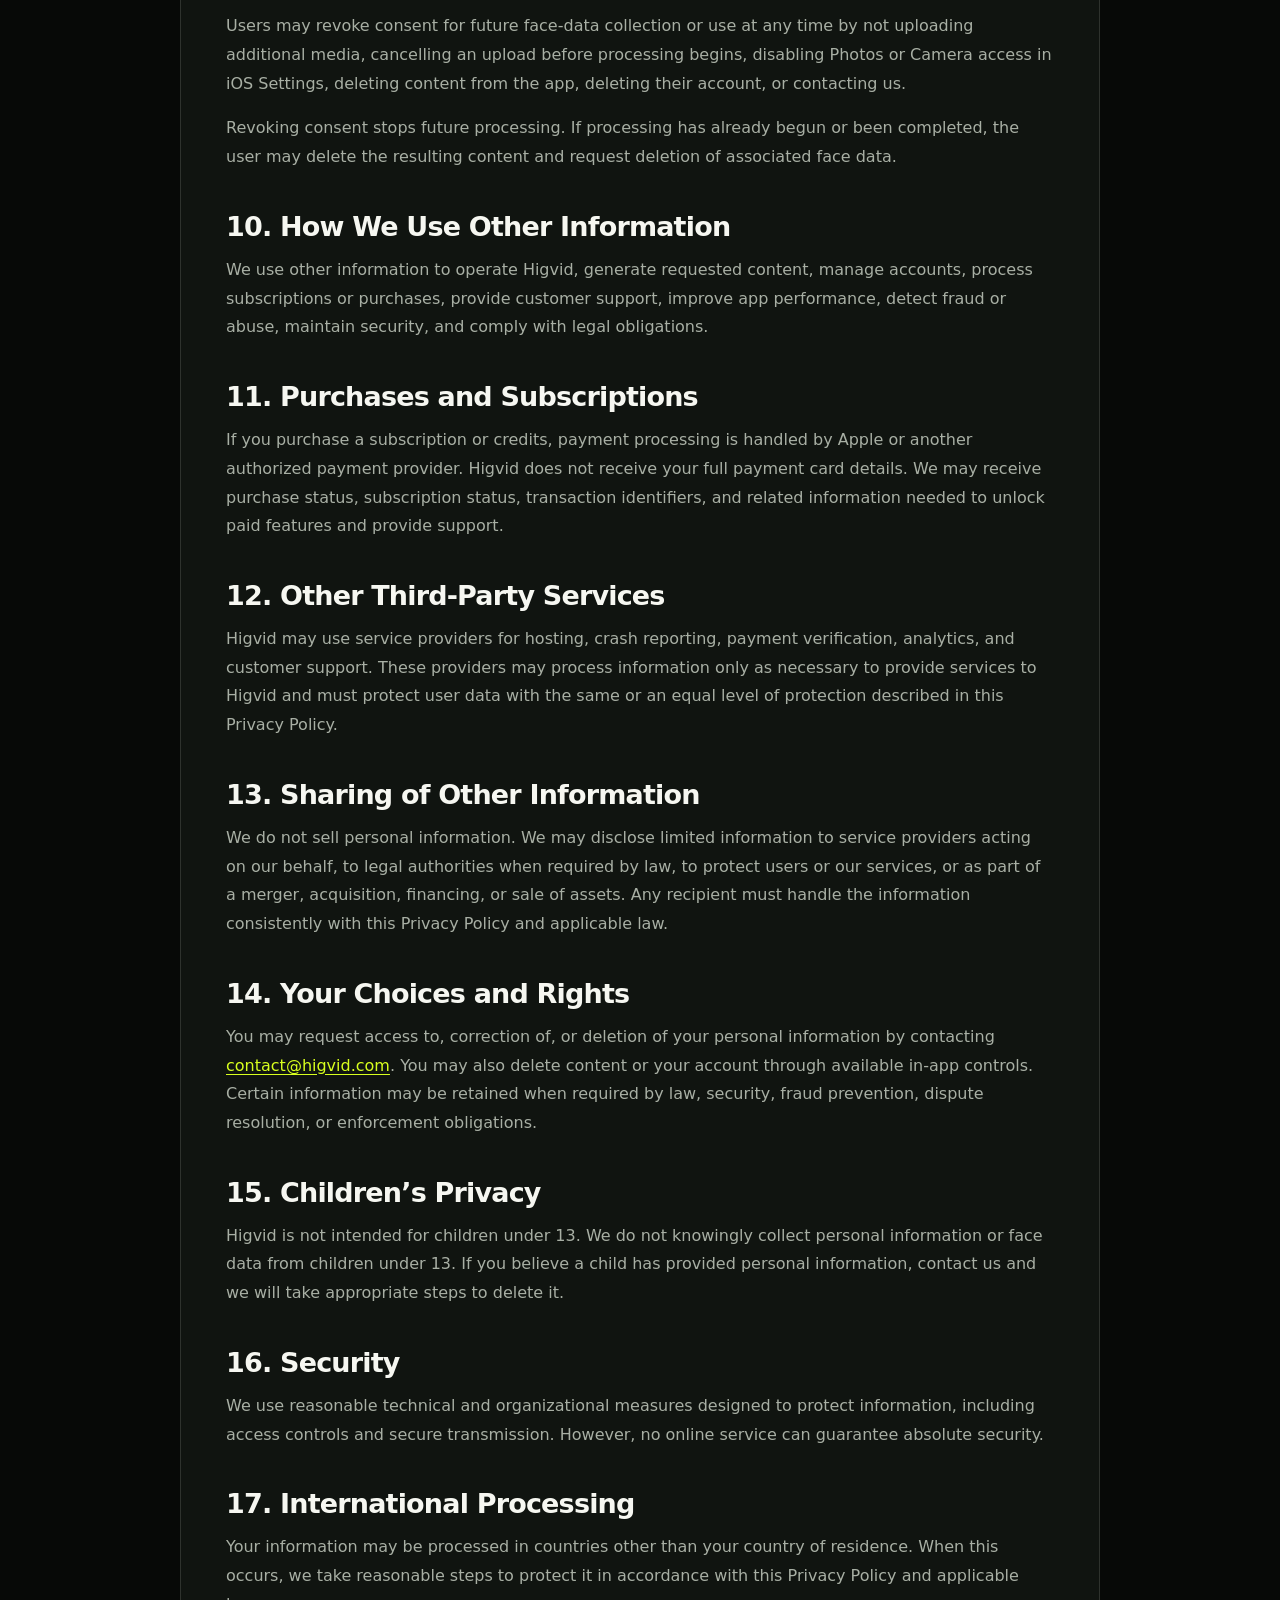
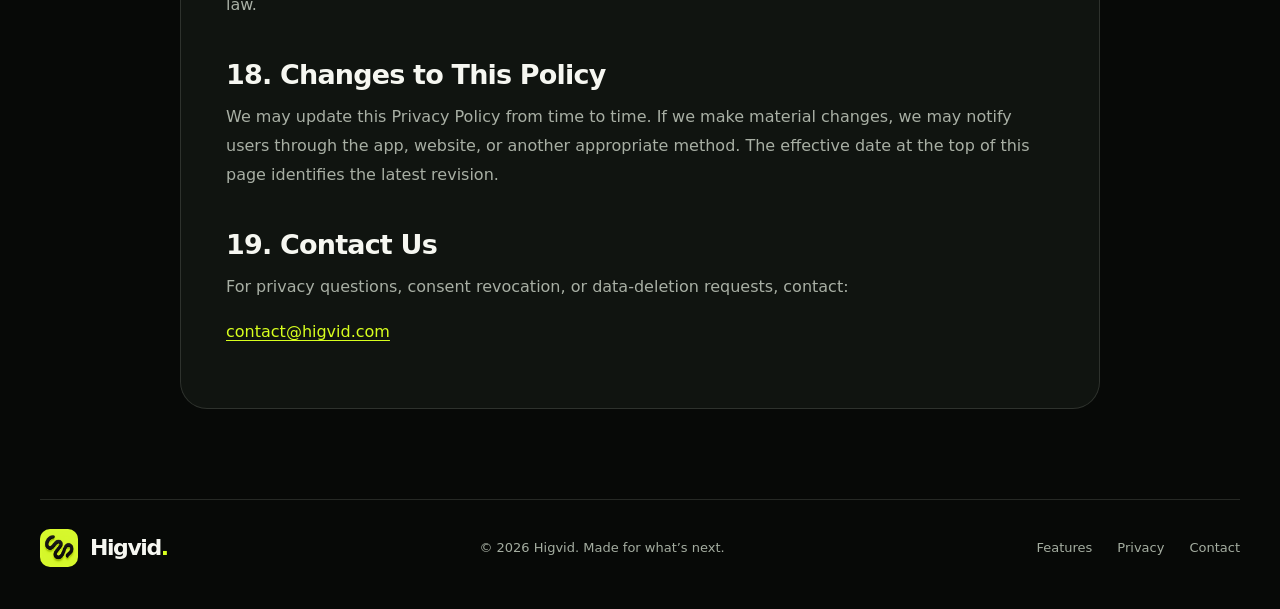
<file: privacy.html>
<!doctype html>
<html lang="en">
<head>
  <meta charset="utf-8" />
  <meta name="viewport" content="width=device-width, initial-scale=1" />
  <title>Privacy Policy — Higvid</title>
  <meta name="description" content="Privacy Policy for Higvid, an AI creative studio for video generation, face swap, video editing, and image generation." />
  <meta name="theme-color" content="#080a08" />
  <link rel="icon" type="image/png" href="assets/favicon.png" />
  <link rel="apple-touch-icon" href="assets/apple-touch-icon.png" />
  <link rel="stylesheet" href="styles.css?v=5" />
</head>
<body>
  <a class="skip-link" href="#main">Skip to content</a>
  <header class="site-header">
    <a class="brand" href="index.html" aria-label="Higvid home"><img src="assets/app-icon.png" alt="" /><span>Higvid<span class="brand-dot">.</span></span></a>
    <nav class="nav" aria-label="Main navigation"><a href="features.html">Features</a><a href="index.html#how">How it works</a><a href="contact.html">Contact</a></nav>
    <a class="header-cta" href="index.html#download">Get the app <span aria-hidden="true">↗</span></a>
    <details class="mobile-menu"><summary>Menu <span aria-hidden="true">☰</span></summary><nav aria-label="Mobile navigation"><a href="index.html">Home</a><a href="features.html">Features</a><a href="index.html#how">How it works</a><a href="index.html#download">Get the app</a><a href="contact.html">Contact</a><a href="privacy.html" aria-current="page">Privacy</a></nav></details>
  </header>

  <main class="legal-page" id="main">
    <section class="legal-hero">
      <p class="eyebrow">Legal</p>
      <h1>Privacy Policy</h1>
      <p class="lead">This Privacy Policy explains how Higvid collects, uses, and protects information when you use our app and website.</p>
      <p class="legal-date">Effective date: August 5, 2026</p>
    </section>

    <section class="legal-card">

      <h2>1. Information We Collect</h2>
      <p>When you use Higvid, we may collect information you provide directly, including prompts, uploaded images, uploaded videos, reference or inspiration images, generated results, support messages, account information, and purchase-related information.</p>
      <p>We may also collect technical information such as device type, operating system, app version, crash logs, usage events, IP address, and general diagnostic information to operate, improve, and secure the app.</p>

      <h2>2. Photos, Videos, and Face Data</h2>
      <p>Higvid allows users to voluntarily select and upload photos or videos for features such as face swap, image generation, video generation, and video editing. Uploaded media may contain a person’s face. For purposes of this Privacy Policy, “face data” includes photos, videos, and visual information relating to a face contained in media submitted to Higvid.</p>
      <p>Higvid does not use face data to identify or authenticate users, create faceprints, build biometric profiles, determine sensitive characteristics, serve advertising, conduct marketing, or track users. We do not intentionally extract or permanently store facial geometry, facial landmarks, face meshes, or biometric templates.</p>

      <h2>3. Consent and Collection of Face Data</h2>
      <p>Face data is collected only when a user voluntarily selects media and chooses to use a feature that requires uploading or processing that media. Before face-containing media is transferred from the device for processing, Higvid provides a clear disclosure and requests the user’s consent.</p>
      <p>A user may decline or revoke consent by cancelling before processing begins, not uploading additional media, removing Higvid’s Photos or Camera permission in iOS Settings, deleting previously submitted content, deleting their account, or contacting us at <a href="mailto:contact@higvid.com">contact@higvid.com</a>.</p>

      <h2>4. Intended Uses of Face Data</h2>
      <p>We use face data only to:</p>
      <ul>
        <li>Perform the face swap, generation, editing, animation, or other creative operation specifically requested by the user.</li>
        <li>Deliver the requested result and display it in the user’s private history when applicable.</li>
        <li>Troubleshoot failed generations, prevent abuse or fraud, maintain security, and comply with legal obligations.</li>
      </ul>
      <p>Face data is not used for advertising, marketing, profiling, identity verification, surveillance, or training general-purpose artificial intelligence models.</p>

      <h2>5. Face Data Sharing and Third-Party Processing</h2>
      <p>To provide the requested features, uploaded media may be transmitted to the following service providers:</p>
      <ul>
        <li><strong>Replicate</strong>, which provides AI processing infrastructure used to generate or edit content requested by the user.</li>
        <li><strong>Supabase</strong>, which provides cloud infrastructure, authentication, database, and storage services used to transmit or store account-linked media and generated results.</li>
      </ul>
      <p>These providers process face data only to the limited extent necessary to provide services to Higvid and fulfill the user’s requested feature. Higvid requires each service provider that receives face data to provide the same or an equal level of privacy and security protection described in this Privacy Policy and required by applicable Apple policies. Service providers may not use face data for advertising, profiling, identification, independent model training, data brokerage, or unrelated purposes.</p>
      <p>Higvid does not sell, rent, license, or disclose face data to advertisers, advertising networks, analytics providers, data brokers, information resellers, or other unrelated third parties.</p>

      <h2>6. Face Data Storage and Security</h2>
      <p>Uploaded media may be securely transmitted to Higvid’s systems and authorized service providers for processing. Access is limited to systems and service providers that require access to complete the requested feature, maintain security, or troubleshoot technical problems.</p>
      <p>Generated results stored in a user’s account are private and are not made public by Higvid. Users may independently choose to download or share their results.</p>

      <h2>7. Face Data Retention</h2>
      <p>Input photos and videos containing face data are retained in active storage only for the time reasonably necessary to upload, process, deliver, and troubleshoot the requested result. Higvid schedules input media for deletion from its active systems within 24 hours after processing is completed, except when limited additional retention is required to investigate fraud, abuse, security incidents, failed processing, or comply with law.</p>
      <p>Generated results may remain in the user’s private history until the user deletes the result or deletes their account. Deleted data may remain in encrypted backups for up to 30 days before being permanently removed through the normal backup-retention cycle, unless a longer period is legally required.</p>

      <h2>8. Face Data Deletion</h2>
      <p>Users may delete individual generated results and associated stored media through the History section of the app. Users may delete all account-related data through the in-app Delete Account option, where available, or by contacting <a href="mailto:contact@higvid.com">contact@higvid.com</a>.</p>
      <p>After a valid deletion request, Higvid removes the applicable face data from active systems and sends deletion instructions to relevant service providers when required. Remaining backup copies are removed according to the backup-retention period described above.</p>

      <h2>9. Revoking Consent</h2>
      <p>Users may revoke consent for future face-data collection or use at any time by not uploading additional media, cancelling an upload before processing begins, disabling Photos or Camera access in iOS Settings, deleting content from the app, deleting their account, or contacting us.</p>
      <p>Revoking consent stops future processing. If processing has already begun or been completed, the user may delete the resulting content and request deletion of associated face data.</p>

      <h2>10. How We Use Other Information</h2>
      <p>We use other information to operate Higvid, generate requested content, manage accounts, process subscriptions or purchases, provide customer support, improve app performance, detect fraud or abuse, maintain security, and comply with legal obligations.</p>

      <h2>11. Purchases and Subscriptions</h2>
      <p>If you purchase a subscription or credits, payment processing is handled by Apple or another authorized payment provider. Higvid does not receive your full payment card details. We may receive purchase status, subscription status, transaction identifiers, and related information needed to unlock paid features and provide support.</p>

      <h2>12. Other Third-Party Services</h2>
      <p>Higvid may use service providers for hosting, crash reporting, payment verification, analytics, and customer support. These providers may process information only as necessary to provide services to Higvid and must protect user data with the same or an equal level of protection described in this Privacy Policy.</p>

      <h2>13. Sharing of Other Information</h2>
      <p>We do not sell personal information. We may disclose limited information to service providers acting on our behalf, to legal authorities when required by law, to protect users or our services, or as part of a merger, acquisition, financing, or sale of assets. Any recipient must handle the information consistently with this Privacy Policy and applicable law.</p>

      <h2>14. Your Choices and Rights</h2>
      <p>You may request access to, correction of, or deletion of your personal information by contacting <a href="mailto:contact@higvid.com">contact@higvid.com</a>. You may also delete content or your account through available in-app controls. Certain information may be retained when required by law, security, fraud prevention, dispute resolution, or enforcement obligations.</p>

      <h2>15. Children’s Privacy</h2>
      <p>Higvid is not intended for children under 13. We do not knowingly collect personal information or face data from children under 13. If you believe a child has provided personal information, contact us and we will take appropriate steps to delete it.</p>

      <h2>16. Security</h2>
      <p>We use reasonable technical and organizational measures designed to protect information, including access controls and secure transmission. However, no online service can guarantee absolute security.</p>

      <h2>17. International Processing</h2>
      <p>Your information may be processed in countries other than your country of residence. When this occurs, we take reasonable steps to protect it in accordance with this Privacy Policy and applicable law.</p>

      <h2>18. Changes to This Policy</h2>
      <p>We may update this Privacy Policy from time to time. If we make material changes, we may notify users through the app, website, or another appropriate method. The effective date at the top of this page identifies the latest revision.</p>

      <h2>19. Contact Us</h2>
      <p>For privacy questions, consent revocation, or data-deletion requests, contact:</p>
      <p><a href="mailto:contact@higvid.com">contact@higvid.com</a></p>
    </section>
  </main>

  <footer class="footer"><a class="brand footer-brand" href="index.html" aria-label="Higvid home"><img src="assets/app-icon.png" alt="" /><span>Higvid<span class="brand-dot">.</span></span></a><p>© <span id="year"></span> Higvid. Made for what’s next.</p><nav aria-label="Footer navigation"><a href="features.html">Features</a><a href="privacy.html">Privacy</a><a href="contact.html">Contact</a></nav></footer>
  <script src="script.js"></script>
</body>
</html>
</file>
<file: styles.css>
:root {
  --bg: #070907;
  --surface: #101410;
  --surface-2: #161b16;
  --text: #f6f7f1;
  --muted: #a8afa4;
  --line: rgba(241, 255, 235, .13);
  --accent: #d8ff1e;
  --max: 1200px;
}
* { box-sizing: border-box; }
html { scroll-behavior: smooth; }
body {
  margin: 0;
  background:
    radial-gradient(ellipse 42rem 32rem at 84% 7%, rgba(174, 221, 30, .08), transparent 78%),
    radial-gradient(ellipse 25rem 30rem at 2% 37%, rgba(104, 160, 70, .06), transparent 80%),
    var(--bg);
  color: var(--text);
  font: 16px/1.5 Inter, ui-sans-serif, system-ui, -apple-system, BlinkMacSystemFont, "Segoe UI", sans-serif;
  -webkit-font-smoothing: antialiased;
}
a { color: inherit; text-decoration: none; }
img { max-width: 100%; height: auto; display: block; }
h1, h2, h3, p { margin-top: 0; }
h1, h2, h3 { text-wrap: balance; }
:focus-visible { outline: 3px solid var(--accent); outline-offset: 4px; }
.skip-link { position: absolute; top: -80px; left: 16px; padding: 10px 16px; background: var(--accent); color: #080a05; z-index: 100; border-radius: 8px; }
.skip-link:focus { top: 12px; }
.site-header {
  width: min(var(--max), calc(100% - 48px));
  height: 92px;
  margin: auto;
  display: flex;
  align-items: center;
  gap: 32px;
  position: relative;
  z-index: 20;
  border-bottom: 1px solid var(--line);
}
.brand { display: inline-flex; align-items: center; gap: 12px; flex-shrink: 0; font-size: 27px; font-weight: 850; letter-spacing: -.065em; line-height: 1; }
.brand img { width: 47px; height: 47px; object-fit: cover; border-radius: 12px; }
.brand-dot { color: var(--accent); }
.nav { display: flex; align-items: center; gap: clamp(22px, 3vw, 42px); margin: 0 auto; color: #c1c8bb; font-size: 14px; font-weight: 650; }
.nav a { transition: color .2s; }
.nav a:hover, .nav a[aria-current="page"] { color: var(--accent); }
.header-cta, .primary-btn {
  display: inline-flex; align-items: center; justify-content: center; gap: 25px;
  border-radius: 14px; background: var(--accent); color: #090d04;
  padding: 15px 21px; font-size: 14px; font-weight: 800;
  transition: transform .2s, background .2s;
  white-space: nowrap;
}
.header-cta:hover, .primary-btn:hover { transform: translateY(-3px); background: #e5ff62; }
.mobile-menu { display: none; }
.eyebrow { color: var(--accent); text-transform: uppercase; font-size: 12px; letter-spacing: .19em; font-weight: 850; margin-bottom: 18px; }
.eyebrow-dot { display: inline-block; vertical-align: 1px; width: 7px; height: 7px; background: var(--accent); border-radius: 50%; margin-right: 6px; box-shadow: 0 0 15px var(--accent); }
h1 { font-size: clamp(64px, 7.6vw, 112px); line-height: .93; letter-spacing: -.078em; font-weight: 800; }
h2 { font-size: clamp(38px, 4.3vw, 64px); line-height: 1.03; letter-spacing: -.065em; font-weight: 760; }
h3 { font-size: 24px; line-height: 1.18; letter-spacing: -.04em; }
h1 span, h2 span { color: var(--accent); }
.lead { font-size: clamp(17px, 1.65vw, 20px); line-height: 1.65; color: var(--muted); max-width: 575px; }
.primary-btn span, .secondary-btn span, .header-cta span { font-size: 18px; font-weight: 400; }
.secondary-btn {
  display: inline-flex; align-items: center; justify-content: center; gap: 25px;
  padding: 14px 21px; border: 1px solid var(--line); border-radius: 14px;
  background: rgba(255,255,255,.04); color: var(--text); font-size: 14px; font-weight: 750;
  transition: border-color .2s, background .2s;
}
.secondary-btn:hover { border-color: var(--accent); background: rgba(216,255,30,.07); }
.text-link { display: inline-flex; align-items: center; gap: 18px; padding-bottom: 6px; border-bottom: 1px solid var(--accent); color: var(--accent); font-size: 15px; font-weight: 780; transition: gap .2s; }
.text-link:hover { gap: 26px; }

.hero { width: min(var(--max), calc(100% - 48px)); min-height: 750px; margin: auto; display: grid; grid-template-columns: 1.02fr .98fr; align-items: center; gap: 30px; padding: 48px 0 85px; }
.hero-copy { position: relative; z-index: 2; }
.hero-copy h1 { max-width: 640px; margin-bottom: 28px; }
.hero-copy .lead { max-width: 505px; }
.hero-actions { display: flex; flex-wrap: wrap; align-items: center; gap: 12px; margin: 36px 0 42px; }
.hero-note { display: flex; align-items: center; gap: 18px; font-size: 11px; letter-spacing: .17em; color: #7e8979; font-weight: 850; margin: 0; }
.hero-note span { color: var(--accent); font-size: 12px; }
.hero-visual { height: 680px; display: grid; place-items: center; position: relative; isolation: isolate; }
.hero-orbit { position: absolute; z-index: -1; width: min(100%, 565px); aspect-ratio: 1; border-radius: 50%; background: radial-gradient(circle, rgba(198,244,29,.25), rgba(113,151,19,.10) 42%, transparent 68%); filter: blur(30px); }
.hero-visual > img { width: min(318px, 58%); height: auto; border-radius: 20px; box-shadow: 0 32px 78px rgba(0,0,0,.55); transform: rotate(4deg); }
.floating-label { position: absolute; z-index: 2; border: 1px solid rgba(216,255,30,.22); background: rgba(14,19,12,.9); backdrop-filter: blur(12px); color: #e8f2d6; padding: 13px 16px; border-radius: 12px; font-size: 10px; font-weight: 850; letter-spacing: .13em; box-shadow: 0 15px 28px rgba(0,0,0,.26); }
.floating-label-top { left: 1%; top: 27%; transform: rotate(-5deg); }
.floating-label-top span { color: var(--accent); margin-right: 5px; font-size: 15px; }
.floating-label-bottom { right: 0; bottom: 20%; transform: rotate(5deg); }
.status-dot { display: inline-block; width: 7px; height: 7px; border-radius: 50%; background: var(--accent); margin-right: 7px; }

.features, .steps, .showcase, .download, .more-tools, .contact-layout, .contact-topics, .contact-bottom { width: min(var(--max), calc(100% - 48px)); margin-left: auto; margin-right: auto; }
.features { padding: 95px 0 112px; }
.section-heading { margin-bottom: 40px; text-align: center; }
.section-heading h2 { margin-bottom: 0; }
.section-heading-split { display: flex; justify-content: space-between; align-items: end; gap: 40px; text-align: left; }
.section-heading-split h2 { max-width: 690px; }
.section-heading-split > p { color: var(--muted); max-width: 360px; line-height: 1.7; margin-bottom: 2px; }
.feature-grid { display: grid; grid-template-columns: repeat(3, 1fr); gap: 18px; }
.feature-card { display: flex; flex-direction: column; overflow: hidden; border: 1px solid var(--line); border-radius: 25px; background: #101410; transition: transform .25s, border-color .25s; }
.feature-card:hover { transform: translateY(-6px); border-color: rgba(216,255,30,.55); }
.feature-card-media { height: 505px; display: flex; align-items: center; justify-content: center; padding: 23px; overflow: hidden; border-bottom: 1px solid var(--line); background: #101718; }
.feature-card-media-result { background: radial-gradient(circle at 50% 70%, rgba(54,118,215,.26), transparent 65%), #101518; }
.feature-card-media-motion { background: radial-gradient(circle at 50% 70%, rgba(230,107,153,.20), transparent 65%), #181317; }
.feature-card-media-templates { background: radial-gradient(circle at 50% 70%, rgba(173,215,30,.18), transparent 65%), #121710; }
.feature-card-media img { width: auto; max-width: 100%; height: 100%; object-fit: contain; border: 1px solid rgba(255,255,255,.1); border-radius: 18px; box-shadow: 0 22px 48px rgba(0,0,0,.42); }
.feature-card-content { flex: 1; padding: 25px 27px 33px; min-height: 220px; position: relative; }
.feature-number { font-size: 11px; font-weight: 850; letter-spacing: .13em; color: var(--accent); }
.feature-card h3 { margin: 17px 0 9px; }
.feature-card p { color: var(--muted); font-size: 14px; line-height: 1.6; max-width: 285px; padding-right: 15px; margin: 0; }
.feature-arrow { position: absolute; right: 22px; bottom: 26px; font-size: 22px; color: var(--accent); }
.features > .text-link { margin-top: 30px; }
.showcase { display: grid; grid-template-columns: .9fr 1.1fr; gap: 50px; align-items: center; border: 1px solid var(--line); border-radius: 30px; overflow: hidden; background: linear-gradient(105deg, #111810, #0c110e); padding: 38px; }
.showcase-copy { padding: 25px; }
.showcase-copy h2 { max-width: 490px; }
.showcase-copy p:not(.eyebrow) { color: var(--muted); font-size: 17px; line-height: 1.7; margin: 24px 0 30px; }
.showcase-media { border-radius: 22px; overflow: hidden; border: 1px solid var(--line); }
.showcase-media img { width: 100%; height: auto; }
.steps { padding: 125px 0; }
.step-grid { display: grid; grid-template-columns: repeat(3, 1fr); gap: 18px; margin-top: 42px; }
.step { border-top: 1px solid rgba(216,255,30,.5); background: #111510; border-radius: 0 0 19px 19px; padding: 31px 27px 34px; }
.step > span { display: block; color: var(--accent); font-size: 12px; font-weight: 850; letter-spacing: .15em; margin-bottom: 40px; }
.step h3 { margin-bottom: 10px; }
.step p { color: var(--muted); line-height: 1.65; margin-bottom: 0; }
.download { display: flex; align-items: center; justify-content: space-between; gap: 25px; padding: 52px; margin-bottom: 85px; border-radius: 30px; border: 1px solid rgba(216,255,30,.3); background: radial-gradient(circle at 85% 50%, rgba(216,255,30,.14), transparent 36%), #10170e; }
.download h2 { max-width: 650px; margin-bottom: 16px; }
.download p:not(.eyebrow) { margin-bottom: 0; color: var(--muted); }
.store-btn { display: flex; align-items: center; gap: 15px; min-width: 210px; padding: 12px 16px; border-radius: 15px; border: 1px solid rgba(255,255,255,.25); background: #050706; transition: transform .2s, border-color .2s; }
.store-btn:hover { transform: translateY(-3px); border-color: var(--accent); }
.store-btn small { display: block; color: #b6beb0; font-size: 11px; line-height: 1.25; }
.store-btn strong { display: block; font-size: 20px; letter-spacing: -.04em; line-height: 1.2; }
.apple-symbol { font-size: 23px; color: var(--accent); }
.store-btn > span:last-child { margin-left: auto; color: var(--accent); }
.footer { width: min(var(--max), calc(100% - 48px)); margin: auto; display: flex; align-items: center; justify-content: space-between; gap: 25px; border-top: 1px solid var(--line); padding: 29px 0 42px; color: #a4ada0; font-size: 13px; }
.footer-brand { color: var(--text); font-size: 22px; }
.footer-brand img { width: 38px; height: 38px; border-radius: 10px; }
.footer p { margin: 0; }
.footer nav { display: flex; gap: 25px; }
.footer a:hover { color: var(--accent); }

.page-intro { width: min(var(--max), calc(100% - 48px)); margin: 0 auto; padding: 110px 0 70px; }
.page-intro h1 { max-width: 920px; margin-bottom: 27px; }
.page-intro .lead { max-width: 660px; }
.feature-intro { display: grid; grid-template-columns: 1.1fr .9fr; align-items: center; gap: 32px; min-height: 650px; padding: 80px 0 92px; }
.feature-intro h1 { font-size: clamp(60px, 7vw, 100px); max-width: 670px; }
.feature-intro .lead { max-width: 530px; }
.feature-intro-visual { position: relative; height: 520px; isolation: isolate; background: radial-gradient(circle at 50% 55%, rgba(216,255,30,.16), transparent 65%); }
.intro-shot { position: absolute; height: auto; border: 1px solid rgba(255,255,255,.22); border-radius: 16px; box-shadow: 0 26px 60px rgba(0,0,0,.65); }
.intro-shot-left { left: 0; top: 116px; width: 158px; z-index: 1; transform: rotate(-10deg); filter: brightness(.8); }
.intro-shot-right { right: 0; top: 82px; width: 158px; z-index: 1; transform: rotate(10deg); filter: brightness(.85); }
.intro-shot-front { left: 50%; top: 27px; width: 212px; z-index: 2; transform: translateX(-50%); }
.jump-links { display: flex; flex-wrap: wrap; gap: 11px; margin-top: 39px; }
.jump-links a { display: inline-flex; gap: 15px; border: 1px solid var(--line); padding: 13px 17px; border-radius: 30px; background: var(--surface); color: #e4eadf; font-size: 13px; font-weight: 650; }
.jump-links a:hover { border-color: var(--accent); color: var(--accent); }
.feature-story { width: min(var(--max), calc(100% - 48px)); margin: 0 auto; padding: 80px 15px; border-top: 1px solid var(--line); display: grid; grid-template-columns: 1fr 1fr; gap: clamp(40px, 7vw, 115px); align-items: center; scroll-margin-top: 20px; }
.feature-story.reverse .story-copy { order: 2; }
.feature-story.reverse .story-media { order: 1; }
.story-copy { max-width: 510px; }
.feature-index { color: var(--accent); font-size: 12px; font-weight: 850; letter-spacing: .17em; margin-bottom: 24px; }
.feature-index span { color: #6f8062; margin: 0 10px; }
.story-copy h2 { font-size: clamp(46px, 5vw, 70px); }
.story-copy > p:not(.feature-index) { max-width: 455px; font-size: 18px; line-height: 1.7; color: var(--muted); margin: 25px 0; }
.story-details { display: flex; flex-wrap: wrap; gap: 9px; margin: 30px 0 39px; }
.story-details span { border-radius: 30px; border: 1px solid var(--line); padding: 9px 13px; font-size: 12px; color: #d2ddcc; }
.story-media { position: relative; width: min(100%, 450px); margin: 0 auto; padding: 22px 22px 0; border: 1px solid var(--line); border-radius: 29px; background: radial-gradient(circle at 50% 48%, rgba(37,110,152,.17), transparent 64%), #101410; overflow: hidden; }
.story-media-blue { background: radial-gradient(circle at 50% 48%, rgba(38,127,185,.19), transparent 70%), #101410; }
.story-media-pink { background: radial-gradient(circle at 50% 47%, rgba(194,99,128,.20), transparent 68%), #101410; }
.story-media-lime { background: radial-gradient(circle at 50% 45%, rgba(194,245,31,.14), transparent 70%), #101410; }
.story-media img { width: 100%; height: auto; border-radius: 18px 18px 0 0; box-shadow: 0 25px 65px rgba(0,0,0,.35); }
.media-caption { display: block; padding: 15px 0; color: #879381; letter-spacing: .14em; font-size: 11px; font-weight: 750; }
.more-tools { padding: 105px 0 120px; border-top: 1px solid var(--line); }
.tool-grid { display: grid; grid-template-columns: repeat(3, 1fr); gap: 18px; }
.tool-card { min-height: 250px; border-radius: 24px; border: 1px solid var(--line); background: linear-gradient(145deg, #151c12, var(--surface)); padding: 28px; }
.tool-heading { display: flex; justify-content: space-between; align-items: start; gap: 12px; margin-bottom: 51px; }
.tool-symbol { display: grid; place-items: center; width: 53px; height: 53px; color: var(--accent); background: rgba(216,255,30,.08); border: 1px solid rgba(216,255,30,.26); border-radius: 15px; font-size: 23px; }
.tool-card h3 { margin: 0 0 9px; }
.tool-card p { color: var(--muted); font-size: 14px; margin: 0; }
.compact-cta { margin-top: 0; }

.contact-intro { padding-bottom: 62px; }
.contact-intro h1 { max-width: 850px; }
.contact-layout { display: grid; grid-template-columns: 1.08fr .92fr; gap: 19px; }
.support-panel, .support-checklist { min-height: 455px; padding: clamp(30px, 4vw, 51px); border-radius: 28px; }
.support-panel { color: #0b1101; background: radial-gradient(circle at 85% 14%, #f0ff83, transparent 32%), var(--accent); position: relative; overflow: hidden; }
.support-panel .eyebrow { color: #38480e; }
.support-panel h2 { max-width: 450px; font-size: clamp(47px, 5vw, 66px); margin: 0 0 18px; }
.support-panel h2 span { color: #526515; }
.support-panel p:not(.eyebrow) { max-width: 395px; font-size: 17px; line-height: 1.6; color: #364318; }
.support-mark { position: absolute; top: 13px; right: 34px; font-size: 74px; line-height: 1; opacity: .24; }
.support-email { display: inline-flex; gap: 20px; align-items: center; margin-top: 12px; font-size: clamp(18px, 2vw, 25px); font-weight: 800; border-bottom: 2px solid rgba(7,13,1,.55); overflow-wrap: anywhere; }
.dark-button { display: flex; justify-content: space-between; align-items: center; margin-top: 36px; padding: 15px 20px; border-radius: 13px; width: fit-content; min-width: 190px; background: #080d04; color: var(--text); font-size: 14px; font-weight: 760; }
.dark-button:hover { background: #273819; }
.support-checklist { border: 1px solid var(--line); background: var(--surface); }
.support-checklist h2 { font-size: clamp(32px, 3vw, 42px); max-width: 415px; margin-bottom: 18px; }
.support-checklist > p:not(.eyebrow) { color: var(--muted); }
.support-checklist ul { padding: 0; margin: 24px 0 0; list-style: none; }
.support-checklist li { display: flex; gap: 18px; align-items: baseline; border-top: 1px solid var(--line); padding: 12px 0; font-size: 14px; line-height: 1.5; }
.support-checklist li span { color: var(--accent); font-size: 11px; font-weight: 850; letter-spacing: .06em; }
.support-checklist .checklist-note { font-size: 12px; margin: 14px 0 0; color: #7e8977; }
.contact-topics { padding: 113px 0; }
.topic-grid { display: grid; grid-template-columns: repeat(2, 1fr); gap: 16px; }
.topic-card { display: grid; grid-template-columns: 1fr auto; border: 1px solid var(--line); border-radius: 22px; background: var(--surface); min-height: 194px; padding: 26px; transition: background .2s, border-color .2s, transform .2s; }
.topic-card:hover { border-color: rgba(216,255,30,.5); background: #182015; transform: translateY(-3px); }
.topic-icon { grid-column: 1 / -1; color: var(--accent); font-size: 24px; line-height: 1; }
.topic-title { grid-column: 1; align-self: end; font-size: 23px; font-weight: 750; letter-spacing: -.035em; margin-top: 26px; }
.topic-description { grid-column: 1; font-size: 14px; color: var(--muted); max-width: 370px; margin-top: 6px; }
.topic-arrow { grid-column: 2; grid-row: 2 / span 2; align-self: end; color: var(--accent); font-size: 23px; }
.contact-bottom { display: flex; align-items: center; justify-content: space-between; gap: 28px; border-top: 1px solid var(--line); padding: 45px 0 95px; }
.contact-bottom h2 { font-size: clamp(29px, 3.2vw, 42px); }
.contact-bottom p:not(.eyebrow) { color: var(--muted); line-height: 1.65; margin: 0; }
.contact-bottom .secondary-btn { flex-shrink: 0; }

.legal-page { width: min(920px, calc(100% - 48px)); margin: 0 auto 90px; }
.legal-hero { padding: 85px 0 38px; }
.legal-hero h1 { font-size: clamp(52px, 7.5vw, 90px); margin-bottom: 24px; }
.legal-date { color: var(--muted); font-weight: 700; margin-top: 20px; }
.legal-card { border: 1px solid var(--line); background: var(--surface); border-radius: 27px; padding: 45px; }
.legal-card h2 { font-size: 27px; line-height: 1.25; margin: 38px 0 12px; letter-spacing: -.03em; }
.legal-card h2:first-child { margin-top: 0; }
.legal-card p, .legal-card li { color: var(--muted); font-size: 16px; line-height: 1.8; }
.legal-card a { color: var(--accent); text-decoration: underline; text-underline-offset: 3px; }
.legal-card ul { padding-left: 23px; }

@media (max-width: 960px) {
  .hero { grid-template-columns: 1fr 1fr; min-height: 630px; }
  .hero-visual { height: 580px; }
  .hero-visual > img { width: min(270px, 64%); }
  .feature-card-media { height: 450px; }
  .feature-story { gap: 35px; }
  .story-media { padding: 14px 14px 0; }
}
@media (max-width: 800px) {
  .nav { display: none; }
  .header-cta { margin-left: auto; }
  .mobile-menu { display: block; position: relative; }
  .mobile-menu summary { list-style: none; cursor: pointer; display: inline-flex; align-items: center; gap: 8px; border: 1px solid var(--line); border-radius: 12px; padding: 11px 14px; font-size: 14px; font-weight: 750; }
  .mobile-menu summary::-webkit-details-marker { display: none; }
  .mobile-menu nav { display: flex; flex-direction: column; gap: 0; position: absolute; right: 0; top: calc(100% + 10px); width: 210px; background: #161d13; border: 1px solid var(--line); border-radius: 15px; padding: 8px; box-shadow: 0 20px 50px #0009; }
  .mobile-menu nav a { padding: 10px 12px; border-radius: 7px; font-size: 14px; }
  .mobile-menu nav a:hover, .mobile-menu nav a[aria-current="page"] { color: var(--accent); background: #25301e; }
  .hero { grid-template-columns: 1fr; min-height: 0; padding: 75px 0 35px; gap: 10px; }
  .feature-intro { grid-template-columns: 1fr; min-height: 0; padding: 75px 0 60px; gap: 22px; }
  .feature-intro-visual { height: 450px; max-width: 510px; width: 100%; margin: 0 auto; }
  .hero-visual { height: 590px; }
  .hero-visual > img { width: 280px; }
  .floating-label-top { left: 17%; }
  .floating-label-bottom { right: 12%; }
  .feature-grid, .tool-grid, .step-grid { grid-template-columns: 1fr 1fr; }
  .feature-card-media { height: 430px; }
  .feature-card:nth-child(3) { grid-column: 1 / -1; display: grid; grid-template-columns: 1fr 1fr; }
  .feature-card:nth-child(3) .feature-card-media { height: 430px; }
  .showcase { grid-template-columns: 1fr 1fr; gap: 10px; padding: 20px; }
  .showcase-copy { padding: 12px; }
  .feature-story { grid-template-columns: 1fr; gap: 40px; padding: 70px 0; }
  .feature-story.reverse .story-copy, .feature-story.reverse .story-media { order: initial; }
  .story-copy { max-width: 650px; }
  .story-media { width: min(100%, 420px); }
  .contact-layout { grid-template-columns: 1fr; }
  .support-panel, .support-checklist { min-height: 0; }
}
@media (max-width: 620px) {
  .site-header, .hero, .features, .steps, .showcase, .download, .more-tools, .contact-layout, .contact-topics, .contact-bottom, .page-intro, .feature-story, .footer, .legal-page { width: min(100% - 32px, var(--max)); }
  .site-header { height: 76px; gap: 10px; }
  .brand img { width: 38px; height: 38px; border-radius: 10px; }
  .brand { font-size: 23px; gap: 8px; }
  .header-cta { display: none; }
  .mobile-menu { margin-left: auto; }
  .hero { padding-top: 66px; }
  h1 { font-size: clamp(55px, 13vw, 76px); }
  h2 { font-size: clamp(35px, 9vw, 48px); }
  .hero-actions { margin: 28px 0 26px; }
  .hero-actions a { flex: 1; padding-left: 13px; padding-right: 13px; gap: 8px; }
  .hero-note { font-size: 10px; }
  .hero-visual { height: 525px; }
  .hero-visual > img { width: min(250px, 63%); }
  .floating-label { padding: 9px 11px; font-size: 8px; }
  .floating-label-top { left: 0; top: 29%; }
  .floating-label-bottom { right: 0; bottom: 20%; }
  .features { padding: 70px 0 95px; }
  .section-heading-split { display: block; }
  .section-heading-split > p { margin-top: 18px; }
  .feature-grid, .step-grid, .tool-grid, .topic-grid { grid-template-columns: 1fr; }
  .feature-card:nth-child(3) { grid-column: auto; display: block; }
  .feature-card-media, .feature-card:nth-child(3) .feature-card-media { height: 455px; }
  .feature-card-content { min-height: 190px; }
  .showcase { grid-template-columns: 1fr; padding: 15px; }
  .showcase-copy { padding: 22px 12px; }
  .steps { padding: 95px 0; }
  .step > span { margin-bottom: 23px; }
  .download { padding: 30px 24px; margin-bottom: 65px; align-items: flex-start; flex-direction: column; }
  .footer { display: grid; grid-template-columns: 1fr; justify-items: start; gap: 17px; padding-bottom: 35px; }
  .footer nav { flex-wrap: wrap; gap: 21px; }
  .page-intro { padding: 72px 0 54px; }
  .feature-intro { padding: 70px 0 48px; }
  .feature-intro h1 { font-size: clamp(54px, 12vw, 72px); }
  .feature-intro-visual { height: 365px; }
  .intro-shot-left { width: 108px; top: 93px; left: 1%; }
  .intro-shot-right { width: 108px; top: 72px; right: 1%; }
  .intro-shot-front { width: 154px; top: 18px; }
  .jump-links a { font-size: 12px; }
  .story-copy h2 { font-size: clamp(46px, 10vw, 58px); }
  .story-copy > p:not(.feature-index) { font-size: 16px; }
  .story-media { width: min(100%, 390px); }
  .more-tools { padding: 75px 0 90px; }
  .contact-intro { padding-bottom: 42px; }
  .support-panel, .support-checklist { padding: 30px 25px; }
  .support-email { font-size: 18px; }
  .contact-topics { padding: 85px 0; }
  .topic-card { min-height: 170px; }
  .contact-bottom { display: block; padding: 35px 0 80px; }
  .contact-bottom .secondary-btn { margin-top: 24px; }
  .legal-hero { padding-top: 65px; }
  .legal-card { padding: 24px; }
  .legal-card h2 { font-size: 23px; }
}
@media (prefers-reduced-motion: reduce) {
  html { scroll-behavior: auto; }
  *, *::before, *::after { transition-duration: .01ms !important; animation-duration: .01ms !important; }
}
</file>
